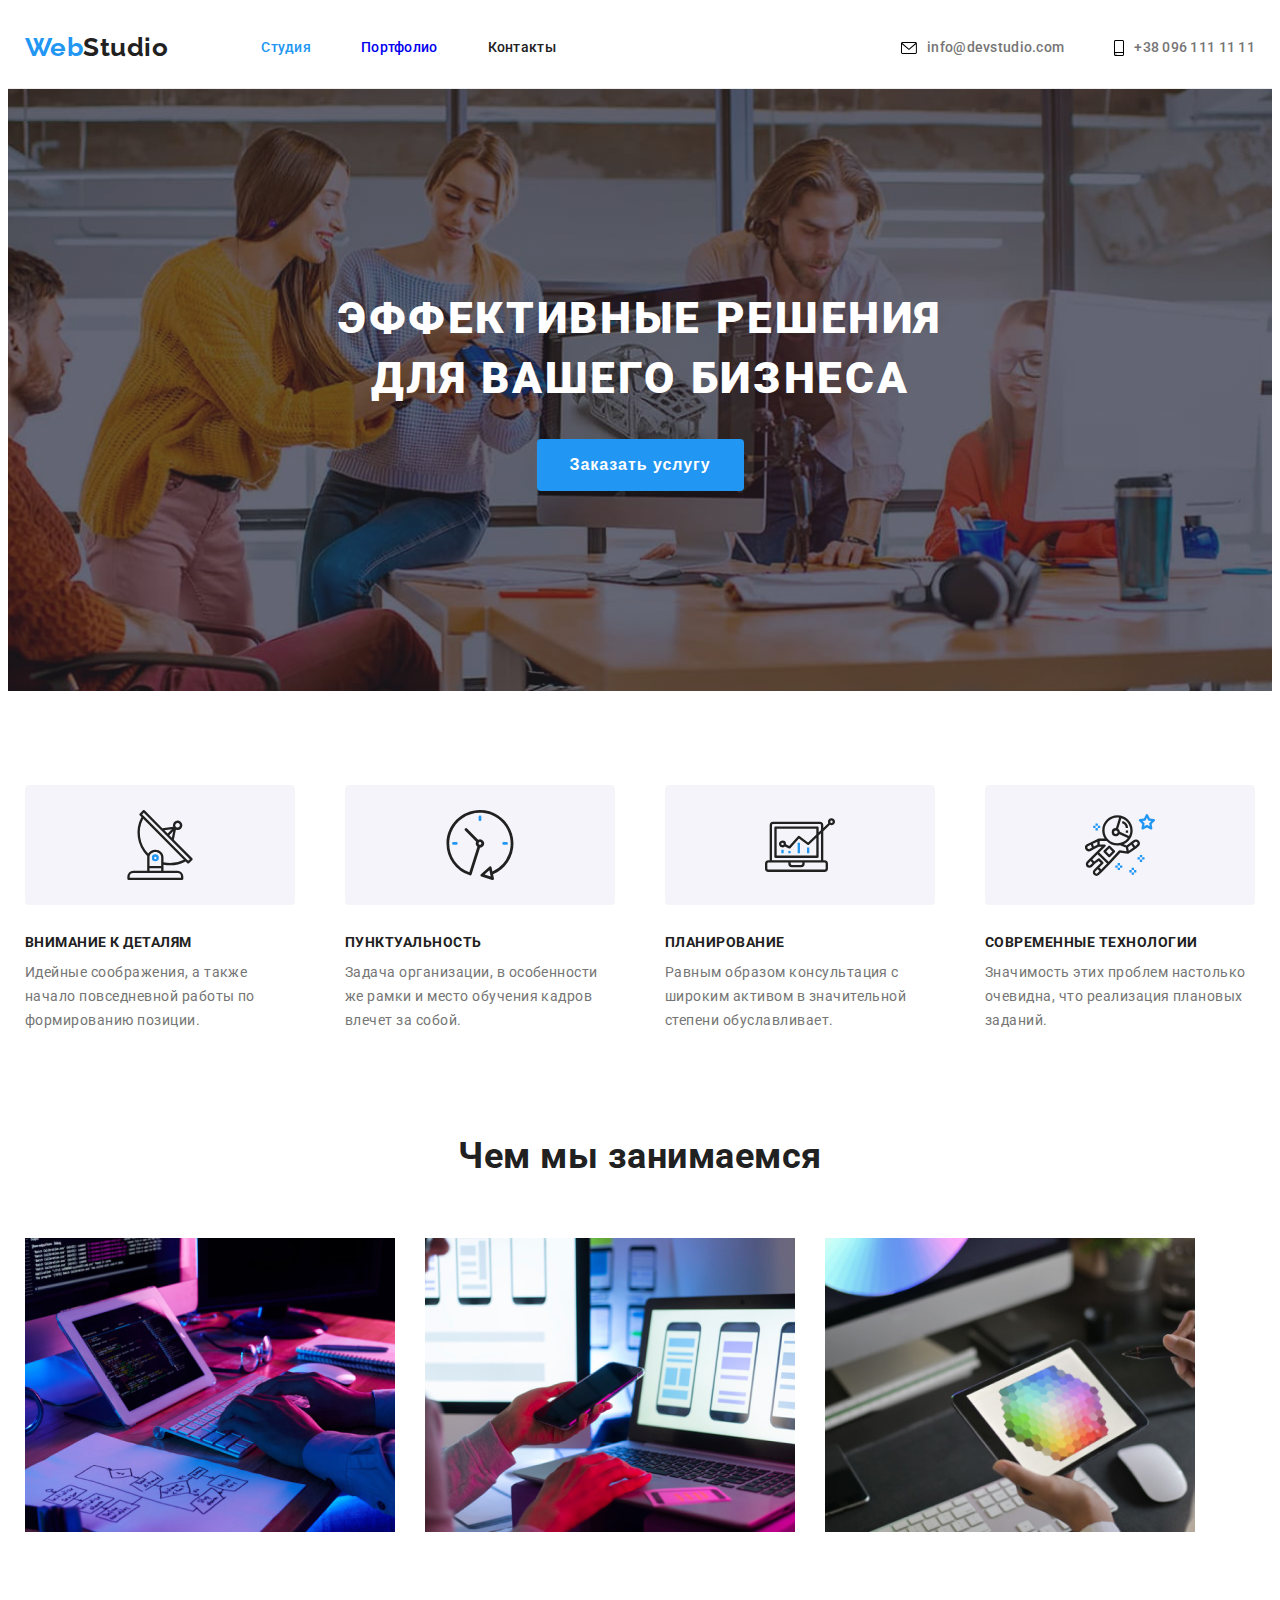
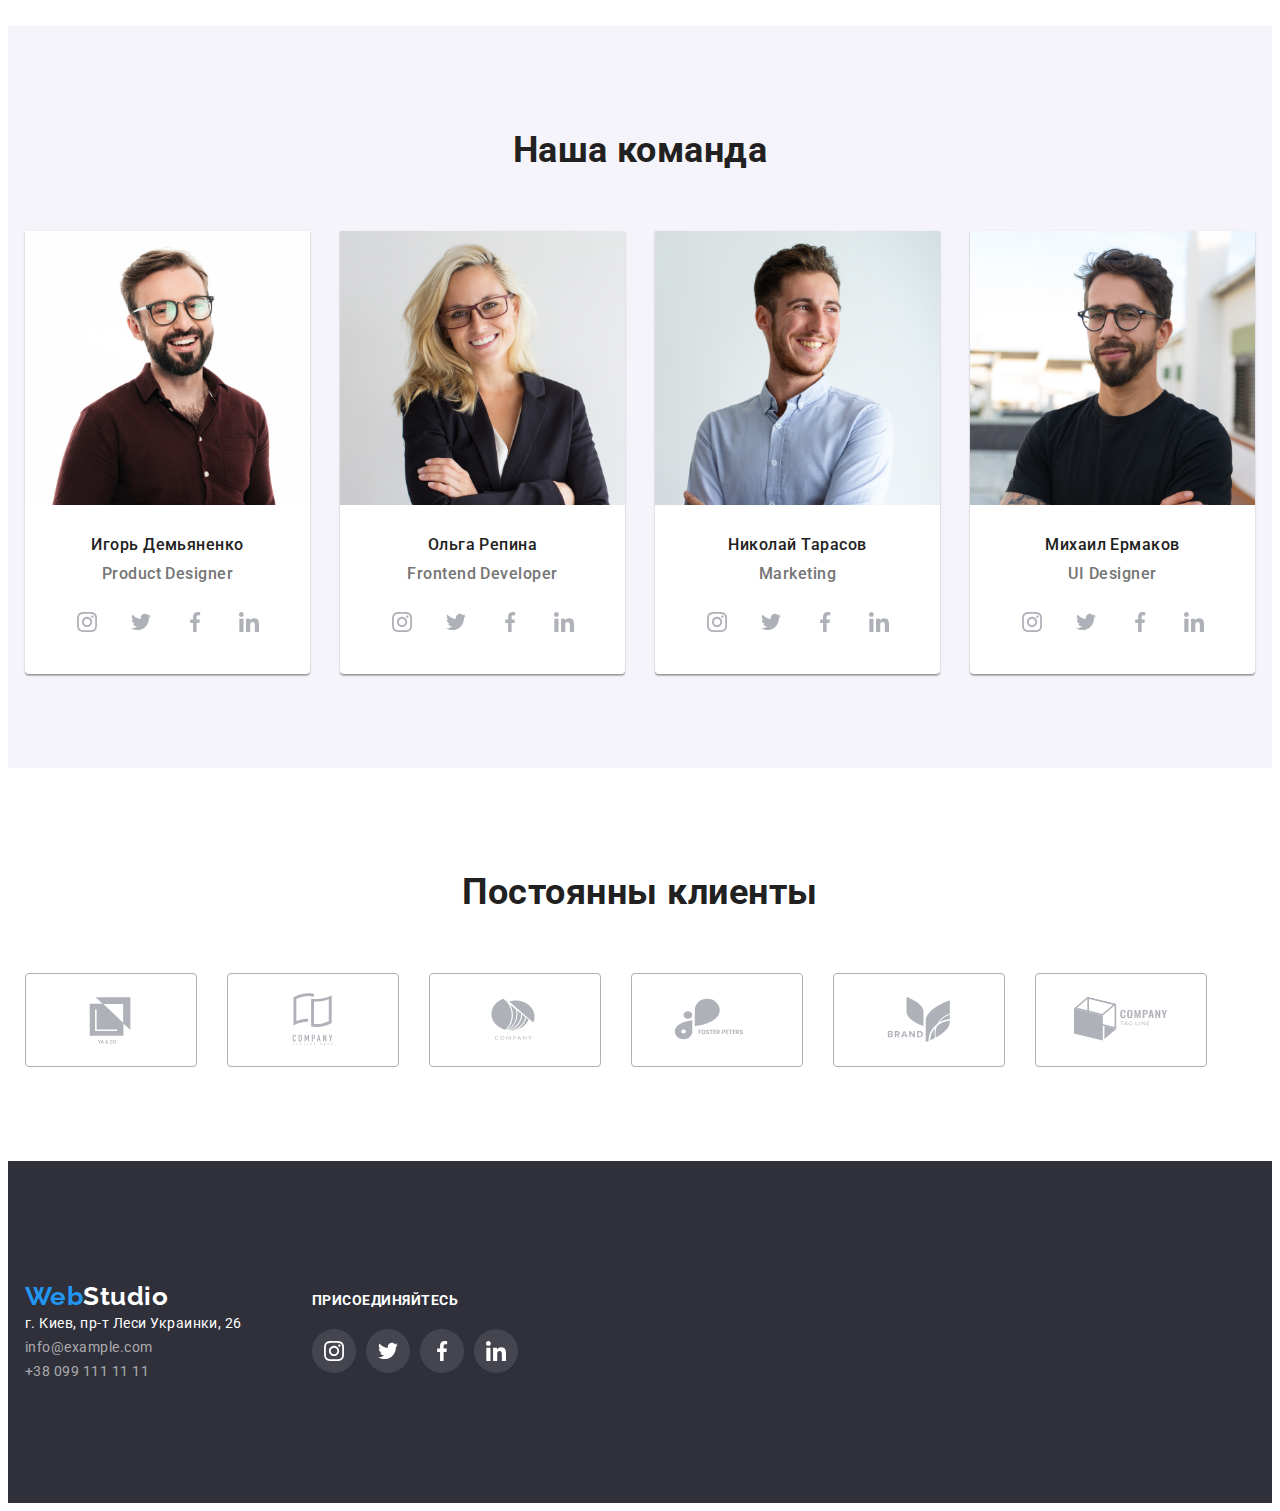
<file: index.html>
<!DOCTYPE html>
<html lang="ru">

<head>
    <meta charset="UTF-8">
    <meta http-equiv="X-UA-Compatible" content="IE=edge">
    <meta name="viewport" content="width=device-width, initial-scale=1.0">
    <title>Web Studio</title>
    <link rel="stylesheet" href="https://cdnjs.cloudflare.com/ajax/libs/modern-normalize/1.1.0/modern-normalize.min.css"
        integrity="sha512-wpPYUAdjBVSE4KJnH1VR1HeZfpl1ub8YT/NKx4PuQ5NmX2tKuGu6U/JRp5y+Y8XG2tV+wKQpNHVUX03MfMFn9Q=="
        crossorigin="anonymous" referrerpolicy="no-referrer" />
    <link
        href="https://fonts.googleapis.com/css2?family=Oleo+Script&family=Raleway:wght@700&family=Roboto:wght@400;500;700;900&display=swap"
        rel="stylesheet">  
    <link rel="stylesheet" href="./css/styles.css">
</head>

<body>
    <!--Шапка--> 
    <header class="header">
            <div class="container main-nav">
                <nav class="site-nav main-nav">
                    <a href='./index.html' lang="en" class="header-logo">Web<span class="studio-header">Studio</span></a>
                    
                    <ul lang="ru" class="header-nav list">
                        <li class="nav-item"><a href='./index.html' class="nav-link current">Студия</a></li>
                        <li class="nav-item"><a href='./portfolio.html' class="nav-link">Портфолио</a></li>
                        <li class="nav-item"><a href='' class="nav-link">Контакты</a></li>
                    </ul>
                </nav>
                
                <ul class="header-contacts list ">
                    <li class="contacts-item">
                        <a href='mailto:info@devstudio.com' class="contacts-link e-mail">
                            <svg class="link-item">
                                <use href="./images/icons/sprite.svg#icon-mail"></use>
                            </svg>
                            info@devstudio.com
                        </a>
                    </li>
                    <li class="contacts-item">
                        <a href='tel:+380961111111' class="contacts-link telephone">
                            <svg class="link-item">
                                <use href="./images/icons/sprite.svg#icon-smartphone"></use>
                            </svg>
                            +38 096 111 11 11
                        </a>
                    </li>
                </ul>
            </div>    
    </header>

    <!--Главный контент-->
    <main>
        <section class="hero">
            <h1 class="hero-title">Эффективные решения<br> для вашего бизнеса</h1>
            <button type="button" class="hero-button">Заказать услугу</button>
        </section>

        <section class="section main-advantages">
            <div class="container">
                <h2 hidden class="section-title">Преимущества организации</h2>
                <ul class="main-advantages list">
                    <li class="main-advantages-item antenna">
                        <h3 class="title">Внимание к деталям</h3>
                        <p class="description">Идейные соображения, а также начало повседневной работы по формированию позиции.</p>
                    </li>
                    <li class="main-advantages-item clock">
                        <h3 class="title">Пунктуальность</h3>
                        <p class="description">Задача организации, в особенности же рамки и место обучения кадров влечет за собой.</p>
                    </li>
                    <li class="main-advantages-item diagram">
                        <h3 class="title">Планирование</h3>
                        <p class="description">Равным образом консультация с широким активом в значительной степени обуславливает.</p>
                    </li>
                    <li class="main-advantages-item astronaut">
                        <h3 class="title">Современные технологии</h3>
                        <p class="description">Значимость этих проблем настолько очевидна, что реализация плановых заданий.</p>
                    </li>
                </ul>
            </div>       
        </section>

        <section class="section working">
            <div class="container">
                <h2 class="section-title">Чем мы занимаемся</h2>
                <ul class="working-list list">
                    <li class="working-list-item">
                        <img src="./images/close-up-image-programer-working-his-desk-office.jpg" alt="programer-working-his-desk"
                            width="370" height="294">
                    </li>
                    <li class="working-list-item">
                        <img src="./images/web-ui-designers-are-developing-application-smartphones-team-creators-is-working-interface-mobile-phones.jpg"
                            alt="designers-are-developing-application-smartphones" width="370" height="294">
                    </li>
                    <li class="working-list-item">
                        <img src="./images/creative-artist-web-design-with-working-colour-selection-graphic-tablet.jpg"
                            alt="colour-selection-graphic-tablet" width="370" height="294">
                    </li>
                </ul>
            </div>         
        </section>

        <section class="section personal">
            <div class="container">
                <h2 class="section-title">Наша команда</h2>
                <ul class="personal-list list">
                    <li class="personal-card">
                        <img src="./images/personal-igor-demyanenko.jpg" alt="personal-igor-demyanenko" width="270" height="260">
                        <h3 class="title">Игорь Демьяненко</h3>
                        <p class="description">Product Designer</p>
                        <ul class="social-links list">
                            <li class="social-links-item">
                                <a class="social-links-link">
                                    <svg class="link-svg">
                                        <use href="./images/icons/sprite.svg#icon-instagram"></use>
                                    </svg>
                                </a>
                            </li>

                            <li class="social-links-item">
                                <a class="social-links-link">
                                    <svg class="link-svg">
                                        <use href="./images/icons/sprite.svg#icon-twitter"></use>
                                    </svg>
                                </a>
                            </li>

                            <li class="social-links-item">
                                <a class="social-links-link">
                                    <svg class="link-svg">
                                        <use href="./images/icons/sprite.svg#icon-facebook"></use>
                                    </svg>
                                </a>
                            </li>

                            <li class="social-links-item">
                                <a class="social-links-link">
                                    <svg class="link-svg">
                                        <use href="./images/icons/sprite.svg#icon-linkedin"></use>
                                    </svg>
                                </a>
                            </li>
                        </ul>
                    </li>
                    <li class="personal-card">
                        <img src="./images/personal-olga-repina.jpg" alt="personal-olga-repina" width="270" height="260">
                        <h3 class="title">Ольга Репина</h3>
                        <p class="description">Frontend Developer</p>
                        <ul class="social-links list">
                            <li class="social-links-item">
                                <a class="social-links-link">
                                    <svg class="link-svg">
                                        <use href="./images/icons/sprite.svg#icon-instagram"></use>
                                    </svg>
                                </a>
                            </li>
                        
                            <li class="social-links-item">
                                <a class="social-links-link">
                                    <svg class="link-svg">
                                        <use href="./images/icons/sprite.svg#icon-twitter"></use>
                                    </svg>
                                </a>
                            </li>
                        
                            <li class="social-links-item">
                                <a class="social-links-link">
                                    <svg class="link-svg">
                                        <use href="./images/icons/sprite.svg#icon-facebook"></use>
                                    </svg>
                                </a>
                            </li>
                        
                            <li class="social-links-item">
                                <a class="social-links-link">
                                    <svg class="link-svg">
                                        <use href="./images/icons/sprite.svg#icon-linkedin"></use>
                                    </svg>
                                </a>
                            </li>
                        </ul>
                    </li>
                    <li class="personal-card">
                        <img src="./images/personal-nikolaj-tarasov.jpg" alt="personal-nikolaj-tarasov" width="270" height="260">
                        <h3 class="title">Николай Тарасов</h3>
                        <p class="description">Marketing</p>
                        <ul class="social-links list">
                            <li class="social-links-item">
                                <a class="social-links-link">
                                    <svg class="link-svg">
                                        <use href="./images/icons/sprite.svg#icon-instagram"></use>
                                    </svg>
                                </a>
                            </li>
                        
                            <li class="social-links-item">
                                <a class="social-links-link">
                                    <svg class="link-svg">
                                        <use href="./images/icons/sprite.svg#icon-twitter"></use>
                                    </svg>
                                </a>
                            </li>
                        
                            <li class="social-links-item">
                                <a class="social-links-link">
                                    <svg class="link-svg">
                                        <use href="./images/icons/sprite.svg#icon-facebook"></use>
                                    </svg>
                                </a>
                            </li>
                        
                            <li class="social-links-item">
                                <a class="social-links-link">
                                    <svg class="link-svg">
                                        <use href="./images/icons/sprite.svg#icon-linkedin"></use>
                                    </svg>
                                </a>
                            </li>
                        </ul>
                    </li>
                    <li class="personal-card">
                        <img src="./images/personal-mihail-ermakov.jpg" alt="personal-mihail-ermakov" width="270" height="260">
                        <h3 class="title">Михаил Ермаков</h3>
                        <p class="description">UI Designer</p>
                        <ul class="social-links list">
                            <li class="social-links-item">
                                <a class="social-links-link">
                                    <svg class="link-svg">
                                        <use href="./images/icons/sprite.svg#icon-instagram"></use>
                                    </svg>
                                </a>
                            </li>
                        
                            <li class="social-links-item">
                                <a class="social-links-link">
                                    <svg class="link-svg">
                                        <use href="./images/icons/sprite.svg#icon-twitter"></use>
                                    </svg>
                                </a>
                            </li>
                        
                            <li class="social-links-item">
                                <a class="social-links-link">
                                    <svg class="link-svg">
                                        <use href="./images/icons/sprite.svg#icon-facebook"></use>
                                    </svg>
                                </a>
                            </li>
                        
                            <li class="social-links-item">
                                <a class="social-links-link">
                                    <svg class="link-svg">
                                        <use href="./images/icons/sprite.svg#icon-linkedin"></use>
                                    </svg>
                                </a>
                            </li>
                        </ul>
                    </li>    
                </ul>
            </div>           
        </section>
        <section class="section clients">
            <div class="container">
                <h2 class="section-title">Постоянны клиенты</h2>
                <ul class="clients-list list">
                    <li class="clients-list-item">
                        <a class="clients-links-link">
                            <svg class="link-svg">
                                <use href="./images/icons/sprite.svg#icon-logo_yaco"></use>
                            </svg>
                        </a> 
                    </li>
                      
                    <li class="clients-list-item">
                        <a class="clients-links-link">
                            <svg class="link-svg">
                                <use href="./images/icons/sprite.svg#icon-logo_com_tagline_here"></use>
                            </svg>
                        </a>
                    </li>

                    <li class="clients-list-item">
                        <a class="clients-links-link">
                            <svg class="link-svg">
                                <use href="./images/icons/sprite.svg#icon-logo_company"></use>
                            </svg>
                        </a>
                    </li>

                    <li class="clients-list-item">
                        <a class="clients-links-link">
                            <svg class="link-svg">
                                <use href="./images/icons/sprite.svg#icon-logo_foster_peters"></use>
                            </svg>
                        </a>
                    </li>

                    <li class="clients-list-item">
                        <a class="clients-links-link">
                            <svg class="link-svg">
                                <use href="./images/icons/sprite.svg#icon-logo_brand"></use>
                            </svg>
                        </a>
                    </li>

                    <li class="clients-list-item">
                        <a class="clients-links-link">
                            <svg class="link-svg">
                                <use href="./images/icons/sprite.svg#icon-logo_com_tag_line"></use>
                            </svg>
                        </a>
                    </li>
                </ul>
            </div>
        </section>
    </main>

    <!--Футер-->
    <footer class="footer">
        <div class="container footer">
            <div class="adress">
                <a href='./index.html' lang="en" class="footer-logo">Web<span class="studio-footer">Studio</span></a>
                <address class="footer-adreess">
                    г. Киев, пр-т Леси Украинки, 26 <br>
                    <a href='mailto:info@example.com' class='footer-link'>info@example.com</a> <br>
                    <a href='tel:+380991111111' class='footer-link'>+38 099 111 11 11</a> <br>
                </address>
            </div>

            <div class="footer-social-links">
                <h3 class="footer-social-links-title">Присоединяйтесь</h3>
                <ul class="social-links list">
                    <li class="social-links-item">
                        <a class="social-links-link">
                            <svg class="link-svg">
                                <use href="./images/icons/sprite.svg#icon-instagram"></use>
                            </svg>
                        </a>
                    </li>
                
                    <li class="social-links-item">
                        <a class="social-links-link">
                            <svg class="link-svg">
                                <use href="./images/icons/sprite.svg#icon-twitter"></use>
                            </svg>
                        </a>
                    </li>
                
                    <li class="social-links-item">
                        <a class="social-links-link">
                            <svg class="link-svg">
                                <use href="./images/icons/sprite.svg#icon-facebook"></use>
                            </svg>
                        </a>
                    </li>
                
                    <li class="social-links-item">
                        <a class="social-links-link">
                            <svg class="link-svg">
                                <use href="./images/icons/sprite.svg#icon-linkedin"></use>
                            </svg>
                        </a>
                    </li>
                </ul>
            </div>
        </div>          
    </footer>
</body>

</html>
</file>
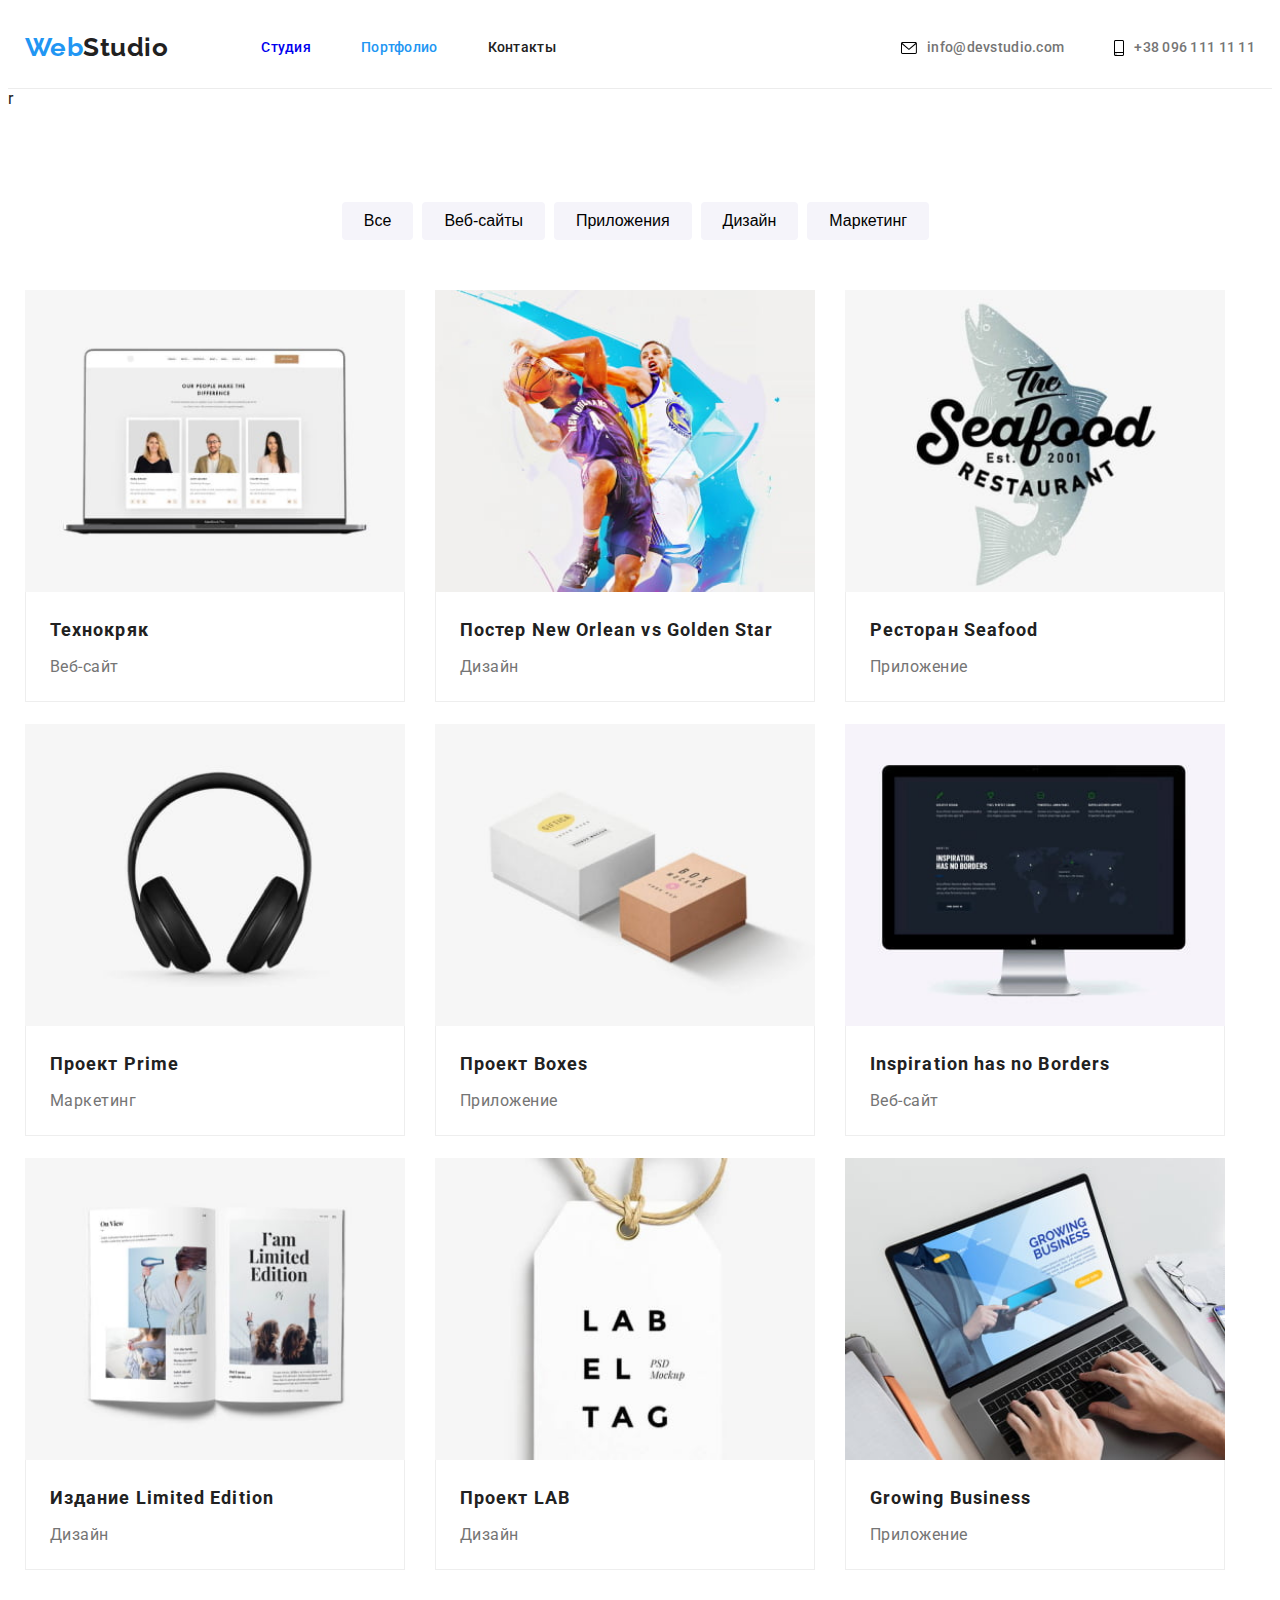
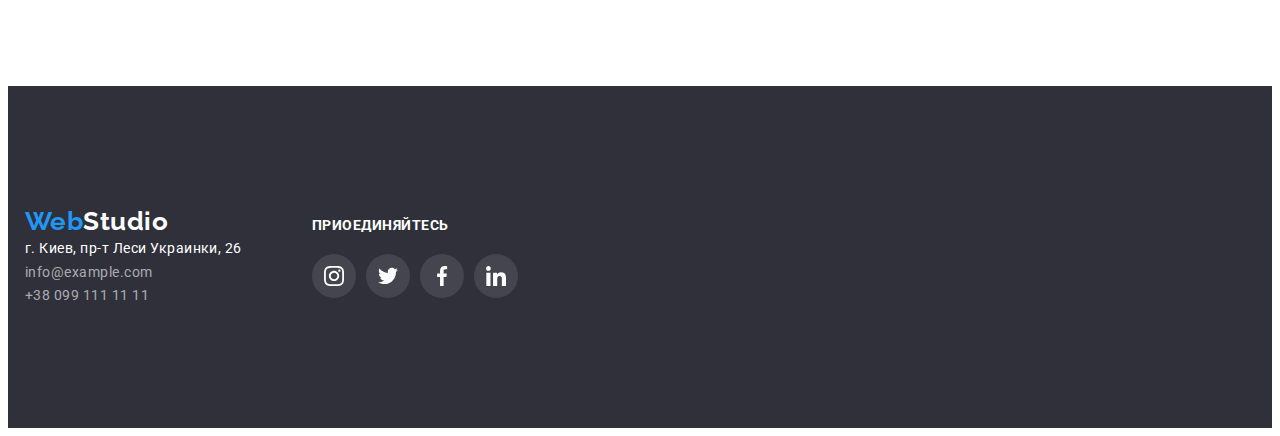
<file: portfolio.html>
<!DOCTYPE html>
<html lang="en">

<head>
    <meta charset="UTF-8">
    <meta http-equiv="X-UA-Compatible" content="IE=edge">
    <meta name="viewport" content="width=device-width, initial-scale=1.0">
    <title>Web Studio</title>
    <link rel="stylesheet" href="https://cdnjs.cloudflare.com/ajax/libs/modern-normalize/1.1.0/modern-normalize.min.css"
        integrity="sha512-wpPYUAdjBVSE4KJnH1VR1HeZfpl1ub8YT/NKx4PuQ5NmX2tKuGu6U/JRp5y+Y8XG2tV+wKQpNHVUX03MfMFn9Q=="
        crossorigin="anonymous" referrerpolicy="no-referrer" />
    <link
        href="https://fonts.googleapis.com/css2?family=Oleo+Script&family=Raleway:wght@700&family=Roboto:wght@400;500;700;900&display=swap"
        rel="stylesheet">
    <link rel="stylesheet" href="./css/styles.css">
</head>

<body>

    <!--Шапка-->
    <header class="header">
        <div class="container main-nav">
            <nav class="site-nav main-nav">
                <a href='./index.html' lang="en" class="header-logo">Web<span class="studio-header">Studio</span></a>
    
                <ul lang="ru" class="header-nav list">
                    <li class="nav-item"><a href='./index.html' class="nav-link">Студия</a></li>
                    <li class="nav-item"><a href='./portfolio.html' class="nav-link current">Портфолио</a></li>
                    <li class="nav-item"><a href='' class="nav-link">Контакты</a></li>
                </ul>
            </nav>
    
            <ul class="header-contacts list ">
                <li class="contacts-item">
                    <a href='mailto:info@devstudio.com' class="contacts-link e-mail">
                        <svg class="link-item">
                            <use href="./images/icons/sprite.svg#icon-mail"></use>
                        </svg>
                        info@devstudio.com
                    </a>
                </li>
                <li class="contacts-item">
                    <a href='tel:+380961111111' class="contacts-link telephone">
                        <svg class="link-item">
                            <use href="./images/icons/sprite.svg#icon-smartphone"></use>
                        </svg>
                        +38 096 111 11 11
                    </a>
                </li>
            </ul>
        </div>
    </header>r

    <!--Главный контент-->
    <main>
        <div class="container">
            <h1 hidden>Проэкты с фильтром</h1>
            <ul class="filter-list list">
                <li class="filter-list-item"> <button type="button" class="button all">         Все         </button></li>
                <li class="filter-list-item"> <button type="button" class="button web-sites">   Веб-сайты   </button></li>
                <li class="filter-list-item"> <button type="button" class="button apps">        Приложения  </button></li>
                <li class="filter-list-item"> <button type="button" class="button design">      Дизайн      </button></li>
                <li class="filter-list-item"> <button type="button" class="button marketing">   Маркетинг   </button></li>
            </ul>
            
            <ul class="projects-list list">
                <li class="projects-card">
                    <img src="./images/portfolio-technokryak-min.jpg" alt="notebook-with-three-personals" width="370" height="294">
                    <div class="card-content">
                        <h2 class="title"> Технокряк</h2>
                        <p class="description">Веб-сайт</p>
                    </div>       
                </li>
                <li class="projects-card">
                    <img src="./images/portfolio-poster-new-orlean-vs-golden-star-min.jpg" alt="two-basketballers" width="370" height="294">
                    <div class="card-content">
                            <h2 class="title"> Постер New Orlean vs Golden Star</h2>
                            <p class="description"> Дизайн</p>  
                        </div>
                    </li>
                    <li class="projects-card">
                        <img src="./images/portfolio-restaurant-seafood-min.jpg" alt="logo-with-fish" width="370" height="294">
                        <div class="card-content">
                            <h2 class="title"> Ресторан Seafood</h2>
                            <p class="description"> Приложение</p>
                        </div>
                    </li>
                    <li class="projects-card">
                        <img src="./images/portfolio-project-prime-min.jpg" alt="black-headphones" width="370" height="294">
                        <div class="card-content">
                            <h2 class="title"> Проект Prime</h2>
                            <p class="description"> Маркетинг</p> 
                        </div>
                    </li>
                    <li class="projects-card">
                        <img src="./images/portfolio-project-boxes-min.jpg" alt="two-boxes" width="370" height="294">
                        <div class="card-content">
                            <h2 class="title"> Проект Boxes</h2>
                            <p class="description"> Приложение</p>   
                        </div>
                    </li>
                    <li class="projects-card">
                        <img src="./images/portfolio-inspiration-has-no-borders-min.jpg" alt="monitor-with-world-map" width="370" height="294">
                        <div class="card-content">
                            <h2 class="title"> Inspiration has no Borders</h2>
                            <p class="description"> Веб-сайт</p>                           
                        </div>
                    </li>
                    <li class="projects-card">
                    <img src="./images/portfolio-magazine-limited-edition-min.jpg" alt="unfolded-magazine" width="370" height="294">
                        <div class="card-content">
                            <h2 class="title"> Издание Limited Edition</h2>
                            <p class="description"> Дизайн</p>   
                        </div>
                    </li>
                    <li class="projects-card">
                        <img src="./images/portfolio-project-lab-min.jpg" alt="sticker-label-tag" width="370" height="294">
                        <div class="card-content">
                            <h2 class="title"> Проект LAB</h2>
                            <p class="description"> Дизайн</p> 
                        </div>
                    </li>
                    <li class="projects-card">
                        <img src="./images/portfolio-growing-business-min.jpg" alt="two-hands-and-notebook" width="370" height="294">
                        <div class="card-content">
                            <h2 class="title"> Growing Business</h2>
                            <p class="description"> Приложение</p>                       
                        </div>
                    </li>          
            </ul>
        </div>
    </main>
    
    <!--Футер-->
    <footer class="footer">
        <div class="container footer">
            <div class="adress">
                <a href='./index.html' lang="en" class="footer-logo">Web<span class="studio-footer">Studio</span></a>
                <address class="footer-adreess">
                    г. Киев, пр-т Леси Украинки, 26 <br>
                    <a href='mailto:info@example.com' class='footer-link'>info@example.com</a> <br>
                    <a href='tel:+380991111111' class='footer-link'>+38 099 111 11 11</a> <br>
                </address>
            </div>
    
            <div class="footer-social-links">
                <h3 class="footer-social-links-title">Приоединяйтесь</h3>
                <ul class="social-links list">
                    <li class="social-links-item">
                        <a class="social-links-link">
                            <svg class="link-svg">
                                <use href="./images/icons/sprite.svg#icon-instagram"></use>
                            </svg>
                        </a>
                    </li>
    
                    <li class="social-links-item">
                        <a class="social-links-link">
                            <svg class="link-svg">
                                <use href="./images/icons/sprite.svg#icon-twitter"></use>
                            </svg>
                        </a>
                    </li>
    
                    <li class="social-links-item">
                        <a class="social-links-link">
                            <svg class="link-svg">
                                <use href="./images/icons/sprite.svg#icon-facebook"></use>
                            </svg>
                        </a>
                    </li>
    
                    <li class="social-links-item">
                        <a class="social-links-link">
                            <svg class="link-svg">
                                <use href="./images/icons/sprite.svg#icon-linkedin"></use>
                            </svg>
                        </a>
                    </li>
                </ul>
            </div>
        </div>
    </footer>
</body>
</html>
</file>
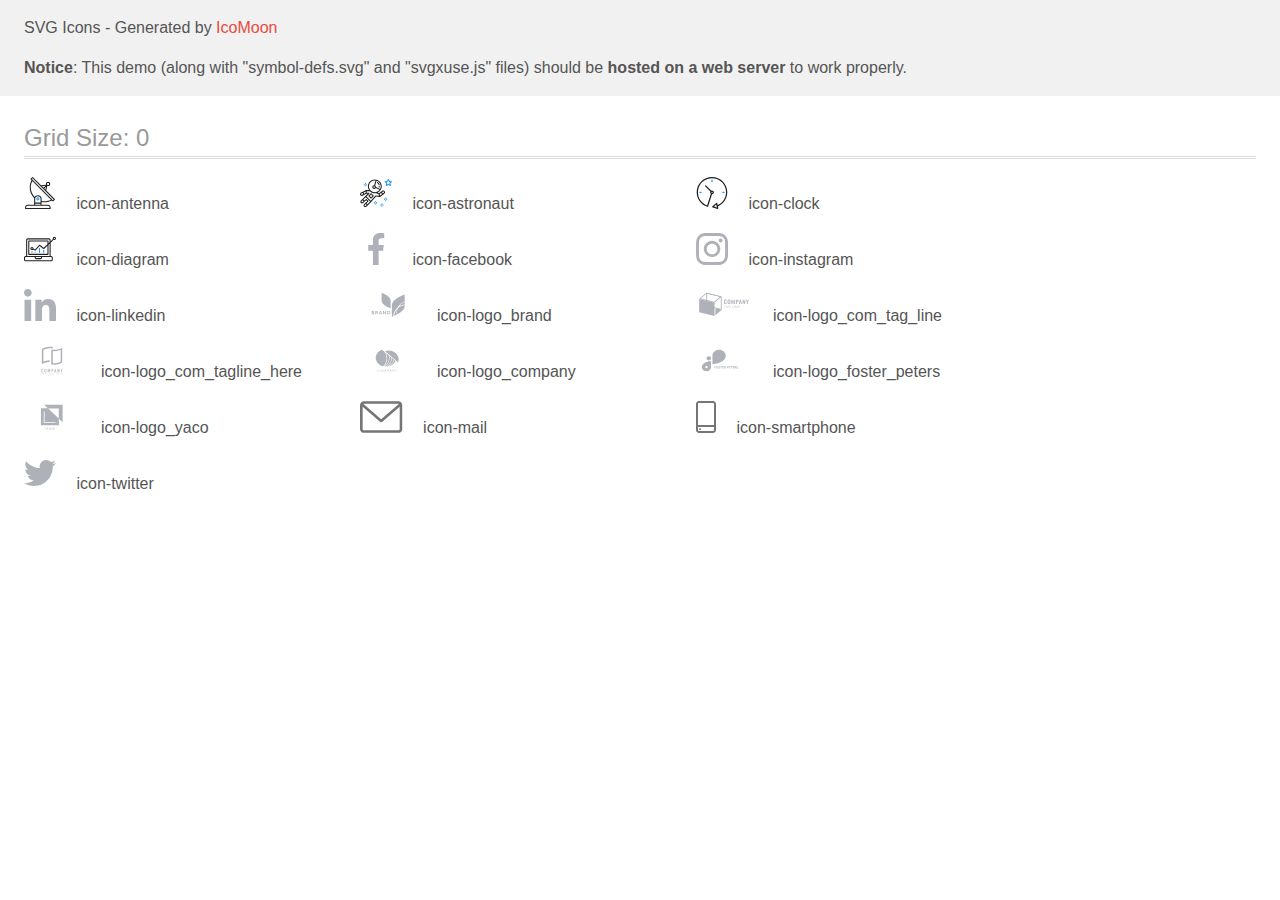
<file: images/icons/icomoon/demo-external-svg.html>
<!doctype html>
<html>
<head>
    <title>IcoMoon - SVG Icons</title>
    <meta charset="utf-8">
    <meta name="viewport" content="width=device-width, initial-scale=1">
    <link rel="stylesheet" href="demo-files/demo.css">
    <link rel="stylesheet" href="style.css">
</head>
<body>
<header class="bgc1 clearfix">
<div class="mhl">
    <p>SVG Icons - Generated by <a href="https://icomoon.io/app">IcoMoon</a></p><p><strong>Notice</strong>: This demo (along with "symbol-defs.svg" and "svgxuse.js" files) should be <b>hosted on a web server</b> to work properly.</p>
</div>
</header>
    <div class="clearfix mhl ptl">
        <h1 class="mvm mtn fgc1">Grid Size: 0</h1>
        <div class="glyph fs1">
            <div class="clearfix pbs">
                <svg class="icon icon-antenna"><use xlink:href="symbol-defs.svg#icon-antenna"></use></svg><span class="name"> icon-antenna</span>
            </div>
        </div>
        <div class="glyph fs1">
            <div class="clearfix pbs">
                <svg class="icon icon-astronaut"><use xlink:href="symbol-defs.svg#icon-astronaut"></use></svg><span class="name"> icon-astronaut</span>
            </div>
        </div>
        <div class="glyph fs1">
            <div class="clearfix pbs">
                <svg class="icon icon-clock"><use xlink:href="symbol-defs.svg#icon-clock"></use></svg><span class="name"> icon-clock</span>
            </div>
        </div>
        <div class="glyph fs1">
            <div class="clearfix pbs">
                <svg class="icon icon-diagram"><use xlink:href="symbol-defs.svg#icon-diagram"></use></svg><span class="name"> icon-diagram</span>
            </div>
        </div>
        <div class="glyph fs1">
            <div class="clearfix pbs">
                <svg class="icon icon-facebook"><use xlink:href="symbol-defs.svg#icon-facebook"></use></svg><span class="name"> icon-facebook</span>
            </div>
        </div>
        <div class="glyph fs1">
            <div class="clearfix pbs">
                <svg class="icon icon-instagram"><use xlink:href="symbol-defs.svg#icon-instagram"></use></svg><span class="name"> icon-instagram</span>
            </div>
        </div>
        <div class="glyph fs1">
            <div class="clearfix pbs">
                <svg class="icon icon-linkedin"><use xlink:href="symbol-defs.svg#icon-linkedin"></use></svg><span class="name"> icon-linkedin</span>
            </div>
        </div>
        <div class="glyph fs1">
            <div class="clearfix pbs">
                <svg class="icon icon-logo_brand"><use xlink:href="symbol-defs.svg#icon-logo_brand"></use></svg><span class="name"> icon-logo_brand</span>
            </div>
        </div>
        <div class="glyph fs1">
            <div class="clearfix pbs">
                <svg class="icon icon-logo_com_tag_line"><use xlink:href="symbol-defs.svg#icon-logo_com_tag_line"></use></svg><span class="name"> icon-logo_com_tag_line</span>
            </div>
        </div>
        <div class="glyph fs1">
            <div class="clearfix pbs">
                <svg class="icon icon-logo_com_tagline_here"><use xlink:href="symbol-defs.svg#icon-logo_com_tagline_here"></use></svg><span class="name"> icon-logo_com_tagline_here</span>
            </div>
        </div>
        <div class="glyph fs1">
            <div class="clearfix pbs">
                <svg class="icon icon-logo_company"><use xlink:href="symbol-defs.svg#icon-logo_company"></use></svg><span class="name"> icon-logo_company</span>
            </div>
        </div>
        <div class="glyph fs1">
            <div class="clearfix pbs">
                <svg class="icon icon-logo_foster_peters"><use xlink:href="symbol-defs.svg#icon-logo_foster_peters"></use></svg><span class="name"> icon-logo_foster_peters</span>
            </div>
        </div>
        <div class="glyph fs1">
            <div class="clearfix pbs">
                <svg class="icon icon-logo_yaco"><use xlink:href="symbol-defs.svg#icon-logo_yaco"></use></svg><span class="name"> icon-logo_yaco</span>
            </div>
        </div>
        <div class="glyph fs1">
            <div class="clearfix pbs">
                <svg class="icon icon-mail"><use xlink:href="symbol-defs.svg#icon-mail"></use></svg><span class="name"> icon-mail</span>
            </div>
        </div>
        <div class="glyph fs1">
            <div class="clearfix pbs">
                <svg class="icon icon-smartphone"><use xlink:href="symbol-defs.svg#icon-smartphone"></use></svg><span class="name"> icon-smartphone</span>
            </div>
        </div>
        <div class="glyph fs1">
            <div class="clearfix pbs">
                <svg class="icon icon-twitter"><use xlink:href="symbol-defs.svg#icon-twitter"></use></svg><span class="name"> icon-twitter</span>
            </div>
        </div>
  </div>
<script defer src="svgxuse.js"></script>
</body>
</html>
</file>
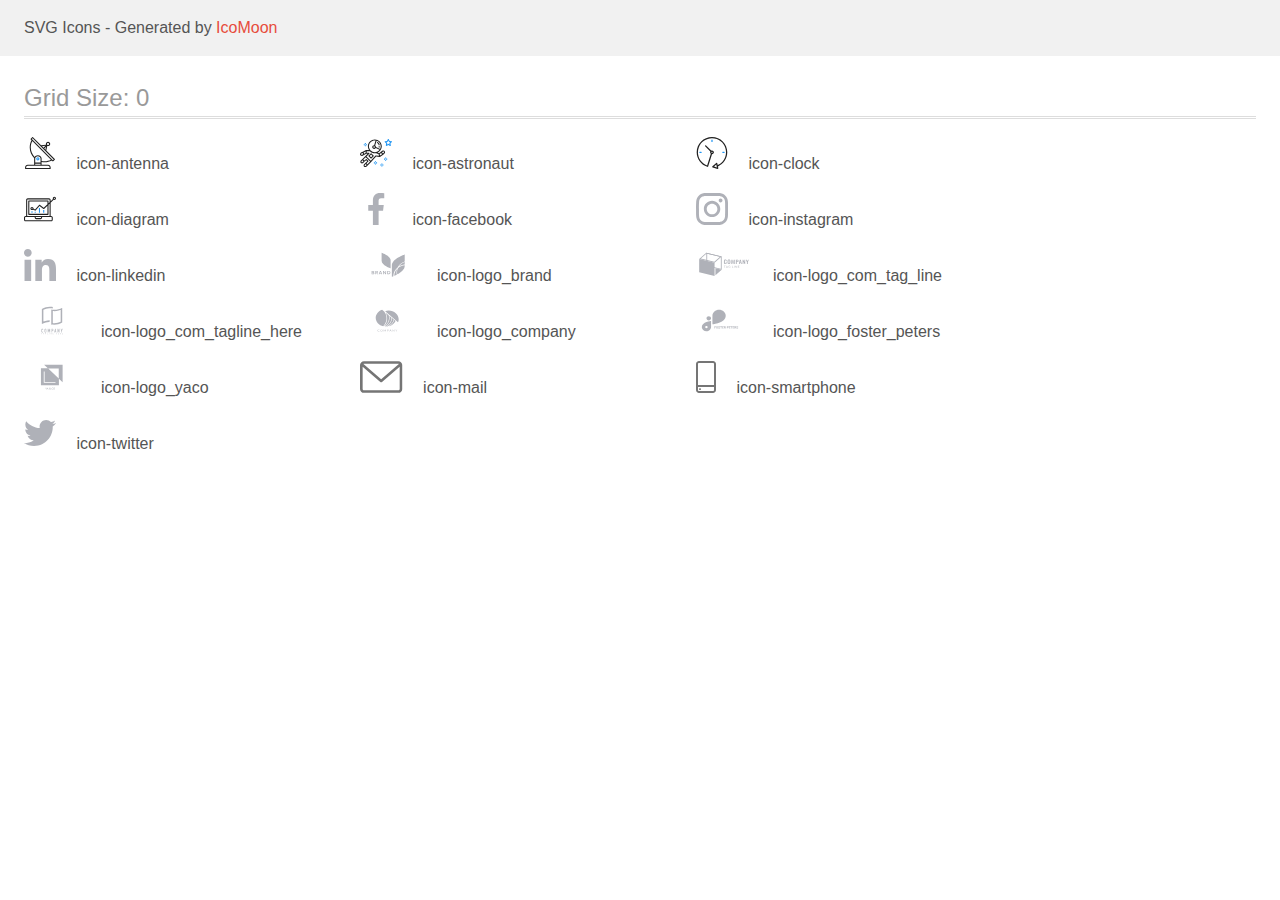
<file: images/icons/icomoon/demo.html>
<!doctype html>
<html>
<head>
    <title>IcoMoon - SVG Icons</title>
    <meta charset="utf-8">
    <meta name="viewport" content="width=device-width, initial-scale=1">
    <link rel="stylesheet" href="demo-files/demo.css">
    <link rel="stylesheet" href="style.css">
</head>
<body>
<svg aria-hidden="true" style="position: absolute; width: 0; height: 0; overflow: hidden;" version="1.1" xmlns="http://www.w3.org/2000/svg" xmlns:xlink="http://www.w3.org/1999/xlink">
<defs>
<symbol id="icon-antenna" viewBox="0 0 32 32">
<path fill="#212121" style="fill: var(--color1, #212121)" d="M30.773 22.098l-8.443-8.505 0.937-4.616c0.225 0.090 0.485 0.144 0.758 0.146h0.007c0.008 0 0.017 0 0.026 0 1.192 0 2.159-0.967 2.159-2.159s-0.967-2.159-2.159-2.159c-1.192 0-2.159 0.967-2.159 2.159 0 0.259 0.046 0.508 0.13 0.739l-0.005-0.015-4.96 0.606-8.091-8.133c-0.096-0.098-0.229-0.159-0.376-0.16h-0c-0.14 0.001-0.274 0.057-0.373 0.155l-1.512 1.504c-0.096 0.097-0.156 0.23-0.156 0.377s0.060 0.281 0.156 0.377v0l0.814 0.825c-1.143 2.062-1.816 4.522-1.816 7.139 0 4.106 1.656 7.824 4.336 10.525l-0.001-0.001c0.043 0.041 0.092 0.074 0.146 0.097-0.032 0.164-0.051 0.353-0.052 0.546v6.188h-6.4c-1.472 0.001-2.666 1.194-2.667 2.666v1.067c0 0.295 0.239 0.534 0.534 0.534h24.534c0.294 0 0.533-0.239 0.533-0.534v-1.067c-0.002-1.472-1.195-2.665-2.666-2.666h-6.4v-2.742c1.003 0.21 2.024 0.317 3.049 0.32 2.58-0.003 5.005-0.663 7.117-1.822l-0.077 0.039 0.818 0.823c0.099 0.101 0.235 0.159 0.376 0.16 0.14-0.001 0.274-0.057 0.373-0.155l1.512-1.504c0.096-0.097 0.156-0.23 0.156-0.377s-0.060-0.281-0.156-0.377v0zM23.28 6.233c0.193-0.192 0.459-0.31 0.752-0.31 0.589 0 1.067 0.478 1.067 1.066s-0.477 1.066-1.067 1.066c-0 0-0 0-0 0h-0.004c-0.587-0.003-1.061-0.479-1.061-1.066 0-0.295 0.12-0.563 0.314-0.756l0-0h-0.002zM22.024 9.737l-0.598 2.946-1.175-1.183 1.774-1.763zM21.419 8.835l-1.92 1.909-1.486-1.493 3.406-0.416zM24.004 28.8c0.884 0 1.6 0.716 1.6 1.6v0 0.534h-23.466v-0.534c0-0.884 0.716-1.6 1.6-1.6v0h20.267zM16.538 26.666v1.067h-5.334v-1.067h5.334zM11.204 25.6v-4.053c0-1.294 1.196-2.346 2.667-2.346s2.667 1.053 2.667 2.346v4.053h-5.334zM17.604 23.904v-2.357c0-1.882-1.675-3.413-3.733-3.413-0.017-0-0.038-0-0.058-0-1.353 0-2.54 0.707-3.213 1.771l-0.009 0.016c-2.36-2.482-3.812-5.846-3.812-9.55 0-2.314 0.567-4.496 1.569-6.414l-0.036 0.077 18.602 18.709c-1.823 0.947-3.979 1.502-6.266 1.502-1.079 0-2.128-0.124-3.136-0.357l0.093 0.018zM28.893 23.22l-21.057-21.181 0.754-0.752 7.935 7.98c0.004 0 0.006 0.007 0.010 0.010l13.114 13.191-0.757 0.752z"></path>
<path fill="#2196f3" style="fill: var(--color2, #2196f3)" d="M13.876 20.267h-0.005c-0.001 0-0.002 0-0.002 0-0.884 0-1.6 0.716-1.6 1.6s0.715 1.599 1.597 1.6h0.005c0.001 0 0.001 0 0.002 0 0.884 0 1.6-0.716 1.6-1.6s-0.715-1.599-1.598-1.6h-0zM14.249 22.245c-0.096 0.096-0.229 0.155-0.376 0.155-0.295 0-0.534-0.239-0.534-0.534s0.238-0.533 0.532-0.533h0c0.293 0.001 0.531 0.239 0.531 0.533 0 0.148-0.060 0.282-0.157 0.378l-0 0h0.005z"></path>
</symbol>
<symbol id="icon-astronaut" viewBox="0 0 32 32">
<path fill="#2196f3" style="fill: var(--color2, #2196f3)" d="M31.974 4.524c-0.064-0.191-0.227-0.332-0.427-0.362l-0.003-0-1.911-0.278-0.855-1.731c-0.179-0.365-0.777-0.365-0.956 0l-0.855 1.731-1.911 0.278c-0.26 0.039-0.457 0.26-0.457 0.528 0 0.15 0.062 0.285 0.161 0.382l1.383 1.348-0.326 1.903c-0.034 0.2 0.048 0.402 0.212 0.522 0.166 0.12 0.383 0.135 0.562 0.040l1.709-0.899 1.709 0.899c0.072 0.038 0.157 0.061 0.247 0.061 0.295 0 0.534-0.239 0.534-0.534 0-0.031-0.003-0.062-0.008-0.092l0 0.003-0.326-1.903 1.383-1.348c0.099-0.097 0.161-0.233 0.161-0.382 0-0.059-0.009-0.115-0.027-0.168l0.001 0.004zM29.511 5.851c-0.126 0.122-0.183 0.299-0.153 0.472l0.191 1.114-1-0.526c-0.072-0.039-0.158-0.062-0.249-0.062s-0.177 0.023-0.252 0.063l0.003-0.001-1 0.526 0.191-1.114c0.005-0.027 0.008-0.059 0.008-0.091 0-0.149-0.061-0.285-0.16-0.381l-0-0-0.811-0.79 1.119-0.162c0.174-0.025 0.324-0.134 0.402-0.292l0.5-1.013 0.5 1.013c0.078 0.158 0.228 0.267 0.402 0.292l1.119 0.162-0.809 0.79zM26.134 20.522h-1.067v1.067h1.067v-1.067zM26.134 22.656h-1.067v1.066h1.067v-1.066zM27.2 21.589h-1.067v1.067h1.067v-1.067zM25.067 21.589h-1.067v1.067h1.067v-1.067zM22.4 26.389h-1.067v1.067h1.067v-1.067zM22.4 28.523h-1.067v1.067h1.067v-1.067zM23.467 27.456h-1.067v1.067h1.067v-1.067zM21.334 27.456h-1.067v1.067h1.067v-1.067zM16 24.256h-1.066v1.067h1.066v-1.067zM16 26.389h-1.066v1.067h1.066v-1.067zM17.067 25.322h-1.067v1.067h1.067v-1.067zM14.934 25.322h-1.067v1.067h1.067v-1.067zM5.867 6.122h-1.066v1.066h1.066v-1.066zM5.867 8.256h-1.066v1.066h1.066v-1.066zM6.933 7.189h-1.067v1.067h1.066v-1.067zM4.8 7.189h-1.067v1.067h1.067v-1.067z"></path>
<path fill="#212121" style="fill: var(--color1, #212121)" d="M24.715 14.16c-0.28-0.376-0.698-0.636-1.179-0.703l-0.009-0.001c-0.076-0.012-0.164-0.018-0.254-0.018-0.411 0-0.789 0.139-1.090 0.373l0.004-0.003-1.253 0.96-1.898 1.417-1.358-0.541c2.421-1.086 4.113-3.508 4.113-6.32 0-3.823-3.122-6.934-6.961-6.934s-6.961 3.11-6.961 6.934c0 1.386 0.415 2.674 1.12 3.759l-2.768-0.024c-0.009 0-0.016 0.005-0.023 0.005-0.057 0.003-0.11 0.014-0.159 0.033l0.004-0.001c-0.013 0.005-0.026 0.007-0.038 0.013-0.006 0.003-0.013 0.003-0.019 0.006l-3.233 1.596c-0 0-0.001 0-0.001 0.001l-1.893 0.91c-0.024 0.011-0.045 0.023-0.065 0.036l0.001-0.001c-0.482 0.324-0.795 0.867-0.795 1.483 0 0.297 0.073 0.577 0.201 0.823l-0.005-0.010c0.22 0.424 0.592 0.742 1.043 0.885l0.013 0.003c0.161 0.053 0.345 0.083 0.537 0.083 0.308 0 0.598-0.078 0.851-0.216l-0.009 0.005 1.388-0.738 2.264-1.169 1.357-0.008-5.442 5.415c0 0.001-0.001 0.001-0.001 0.001l-1.339 1.333c-0.303 0.299-0.491 0.714-0.491 1.173 0 0.002 0 0.003 0 0.005v-0c0.002 0.919 0.748 1.664 1.667 1.664 0.001 0 0.002 0 0.002 0h-0c0.428 0 0.854-0.162 1.18-0.485l1.314-1.309 1.741-1.3 0.901 0.897-3.102 3.088c-0.303 0.299-0.491 0.714-0.491 1.173 0 0.001 0 0.003 0 0.004v-0c0 0.445 0.174 0.864 0.49 1.179 0.302 0.3 0.717 0.485 1.176 0.485 0.001 0 0.002 0 0.003 0h-0c0.427 0 0.855-0.162 1.18-0.485l4.488-4.472c0.007-0.006 0.016-0.009 0.022-0.016l5.166-5.658 3.471 0.494c0.025 0.004 0.050 0.006 0.075 0.006 0.064 0 0.127-0.016 0.187-0.038 0.017-0.006 0.032-0.015 0.049-0.023 0.019-0.010 0.039-0.015 0.058-0.027l3.213-2.133c0.012-0.008 0.018-0.021 0.029-0.030 0.013-0.010 0.029-0.014 0.041-0.026l1.271-1.191c0.348-0.326 0.564-0.787 0.564-1.3 0-0.4-0.132-0.769-0.355-1.066l0.003 0.005zM2.13 17.77c-0.098 0.054-0.215 0.086-0.34 0.086-0.078 0-0.153-0.013-0.224-0.036l0.005 0.001c-0.294-0.093-0.504-0.364-0.504-0.683 0-0.235 0.114-0.444 0.289-0.575l0.002-0.001 1.314-0.632 0.316 0.924 0.133 0.389-0.992 0.527zM5.627 15.942l-1.548 0.8-0.255-0.746-0.184-0.537 2.027-1.001-0.040 1.484zM20.727 9.322c0 0.918-0.219 1.785-0.599 2.56l-4.181-1.899c-0.044-0.575-0.342-1.072-0.782-1.384l-0.006-0.004 1.464-4.861c2.377 0.757 4.104 2.975 4.104 5.588zM8.938 9.322c0-3.235 2.644-5.867 5.894-5.867 0.253 0 0.5 0.022 0.745 0.053l-1.432 4.753c-0.019 0-0.037-0.006-0.057-0.006-0 0-0.001 0-0.001 0-1.032 0-1.869 0.835-1.872 1.867v0c0.003 1.031 0.84 1.867 1.872 1.867 0 0 0 0 0.001 0h-0c0.695 0 1.295-0.383 1.618-0.944l3.863 1.755c-1.075 1.447-2.795 2.39-4.737 2.39-3.25 0-5.894-2.632-5.894-5.867zM14.895 10.122c0 0.441-0.362 0.8-0.806 0.8-0 0-0.001 0-0.001 0-0.443 0-0.802-0.358-0.804-0.8v-0c0-0.441 0.361-0.8 0.806-0.8s0.806 0.359 0.806 0.8zM2.464 25.146c-0.11 0.109-0.261 0.176-0.428 0.176s-0.317-0.067-0.427-0.175l0 0c-0.109-0.108-0.176-0.257-0.176-0.422s0.067-0.314 0.176-0.422l0-0 0.962-0.959 0.852 0.848-0.959 0.954zM5.678 28.88c-0.11 0.109-0.261 0.176-0.428 0.176s-0.317-0.067-0.427-0.175l0 0c-0.109-0.108-0.176-0.257-0.176-0.422s0.067-0.314 0.176-0.422l0-0 0.963-0.959 0.852 0.848-0.96 0.955zM9.16 25.411l-0.001 0.001-1.765 1.76-0.852-0.848 1.765-1.757c0.040-0.040 0.065-0.088 0.090-0.136 0.007-0.014 0.020-0.026 0.026-0.040 0.016-0.041 0.019-0.085 0.026-0.128 0.003-0.025 0.014-0.048 0.014-0.073 0-0.035-0.013-0.070-0.020-0.105-0.006-0.032-0.006-0.064-0.019-0.096-0.025-0.053-0.055-0.098-0.092-0.138l0 0c-0.010-0.012-0.014-0.026-0.025-0.038h-0.001s0-0.001-0.001-0.002l-1.607-1.6c-0.017-0.017-0.039-0.024-0.058-0.038-0.025-0.021-0.054-0.040-0.084-0.056l-0.003-0.001c-0.026-0.012-0.058-0.023-0.090-0.031l-0.003-0.001c-0.030-0.009-0.065-0.017-0.101-0.020l-0.002-0c-0.007-0-0.015-0-0.023-0-0.026 0-0.051 0.002-0.075 0.005l0.003-0c-0.036 0.005-0.069 0.009-0.104 0.021s-0.064 0.027-0.094 0.045c-0.020 0.011-0.043 0.015-0.061 0.029l-1.774 1.324-0.901-0.897 2.399-2.386 4.36 4.289-0.928 0.919zM15.979 18.394c-0.016-0.002-0.030 0.004-0.046 0.003-0.008-0-0.017-0.001-0.027-0.001-0.031 0-0.062 0.003-0.092 0.008l0.003-0c-0.070 0.011-0.132 0.035-0.187 0.070l0.002-0.001c-0.030 0.018-0.057 0.037-0.083 0.061-0.013 0.011-0.028 0.016-0.040 0.029l-4.698 5.146-4.328-4.256 2.833-2.818c0.096-0.097 0.156-0.23 0.156-0.377 0-0.295-0.239-0.534-0.534-0.534-0.001 0-0.001 0-0.002 0h0l-2.219 0.013 0.028-1.607 3.104 0.027c1.264 1.297 3.027 2.101 4.978 2.101 0.001 0 0.002 0 0.003 0h-0c0.438 0 0.864-0.046 1.28-0.122 0.040 0.032 0.080 0.064 0.129 0.085l2.41 0.96 0.152 0.758 0.178 0.886-3.003-0.427zM20.020 18.572l-0.313-1.558 1.446-1.080 0.946 1.257-2.080 1.381zM23.773 15.741l-0.837 0.785-0.931-1.236 0.831-0.637c0.155-0.119 0.351-0.168 0.543-0.143 0.193 0.027 0.364 0.128 0.48 0.284 0.088 0.117 0.141 0.265 0.141 0.426 0 0.206-0.087 0.391-0.226 0.521l-0 0z"></path>
<path fill="#212121" style="fill: var(--color1, #212121)" d="M13.602 18.544l-2.143-2.134c-0.096-0.096-0.229-0.155-0.376-0.155s-0.28 0.059-0.376 0.155l-2.143 2.133c-0.097 0.097-0.156 0.23-0.156 0.378s0.060 0.281 0.156 0.378l-0-0 2.142 2.134c0.096 0.096 0.229 0.156 0.376 0.156s0.28-0.059 0.376-0.156v0l2.143-2.134c0.097-0.097 0.157-0.23 0.157-0.378s-0.060-0.281-0.157-0.378l-0-0zM11.083 20.303l-1.387-1.381 1.386-1.381 1.387 1.381-1.387 1.381zM17.164 5.071l-0.258 1.036c0.071 0.018 1.738 0.452 1.738 2.149h1.067c0-2.017-1.666-2.965-2.547-3.184zM19.711 9.322h-1.067v1.066h1.067v-1.066z"></path>
</symbol>
<symbol id="icon-clock" viewBox="0 0 32 32">
<path fill="#212121" style="fill: var(--color1, #212121)" d="M31.296 15.301c-0.001-8.452-6.855-15.303-15.308-15.301s-15.303 6.855-15.301 15.308c0.002 6.788 4.422 12.543 10.541 14.545l0.108 0.031c0.061 0.019 0.123 0.029 0.187 0.029 0.12 0 0.238-0.032 0.342-0.094 0.135-0.080 0.236-0.207 0.283-0.357l3.865-12.25c1.054-0.004 1.906-0.859 1.906-1.913 0-1.056-0.856-1.913-1.913-1.913-0.303 0-0.59 0.071-0.845 0.196l0.011-0.005-5.106-5.107c-0.114-0.11-0.271-0.179-0.443-0.179-0.352 0-0.638 0.286-0.638 0.638 0 0.172 0.068 0.328 0.179 0.443l-0-0 5.103 5.109c-0.121 0.241-0.191 0.525-0.191 0.826 0 0.602 0.283 1.137 0.723 1.48l0.004 0.003-3.682 11.673c-7.278-2.681-11.004-10.754-8.324-18.032s10.754-11.004 18.032-8.323c7.278 2.681 11.004 10.754 8.323 18.032-1.345 3.581-4.003 6.406-7.374 7.938l-0.088 0.036-0.398-1.874c-0.063-0.291-0.318-0.506-0.624-0.506-0.164 0-0.313 0.062-0.426 0.163l0.001-0.001-3.837 3.426c-0.132 0.117-0.214 0.287-0.214 0.477 0 0.283 0.185 0.524 0.441 0.606l0.005 0.001 4.899 1.563c0.058 0.020 0.126 0.031 0.196 0.031 0.352 0 0.637-0.285 0.637-0.637 0-0.047-0.005-0.093-0.015-0.138l0.001 0.004-0.391-1.839c5.528-2.374 9.329-7.772 9.329-14.057 0-0.011 0-0.023-0-0.034v0.002zM15.992 14.664c0.352 0 0.638 0.286 0.638 0.638s-0.285 0.638-0.638 0.638v0c-0.352 0-0.638-0.286-0.638-0.638s0.286-0.638 0.638-0.638v0zM18.092 29.528l2.184-1.948 0.603 2.84-2.787-0.892z"></path>
<path fill="#2196f3" style="fill: var(--color2, #2196f3)" d="M15.354 3.185v1.275c0 0.352 0.286 0.638 0.638 0.638s0.638-0.285 0.638-0.638v0-1.275c0-0.352-0.285-0.638-0.638-0.638s-0.638 0.285-0.638 0.638v0zM3.876 14.664c-0.352 0-0.638 0.286-0.638 0.638s0.285 0.638 0.638 0.638h1.275c0.352 0 0.638-0.286 0.638-0.638s-0.285-0.638-0.638-0.638h-1.275zM28.108 15.939c0.352 0 0.638-0.286 0.638-0.638s-0.285-0.638-0.638-0.638h-1.275c-0.352 0-0.638 0.286-0.638 0.638s0.285 0.638 0.638 0.638h1.275z"></path>
</symbol>
<symbol id="icon-diagram" viewBox="0 0 32 32">
<path fill="#2196f3" style="fill: var(--color2, #2196f3)" d="M14.926 14.965h1.066v4.798h-1.066v-4.798zM19.19 17.097h1.066v2.665h-1.066v-2.665zM10.661 18.696h1.066v1.066h-1.066v-1.066zM7.463 18.163h1.066v1.599h-1.066v-1.599z"></path>
<path fill="#212121" style="fill: var(--color1, #212121)" d="M1.599 28.291h25.586c0 0 0 0 0 0 0.883 0 1.599-0.716 1.599-1.599v0-2.132c0-0.883-0.716-1.599-1.599-1.599v0h-0.533v-13.294l3.028-2.868c0.207 0.104 0.452 0.166 0.711 0.166 0.888 0 1.608-0.72 1.608-1.608s-0.72-1.608-1.608-1.608c-0.888 0-1.608 0.72-1.608 1.608 0 0.247 0.056 0.481 0.155 0.69l-0.004-0.010-2.281 2.162v-1.23c0-0.883-0.716-1.599-1.599-1.599v0h-21.323c-0.883 0-1.599 0.716-1.599 1.599v0 15.992h-0.533c-0.883 0-1.599 0.716-1.599 1.599v0 2.132c0 0.883 0.716 1.599 1.599 1.599v0zM30.384 4.837c0.294 0 0.533 0.239 0.533 0.533s-0.239 0.533-0.533 0.533v0c-0.294 0-0.533-0.239-0.533-0.533s0.239-0.533 0.533-0.533v0zM3.198 6.969c0-0.294 0.239-0.533 0.533-0.533h21.323c0.294 0 0.533 0.239 0.533 0.533v2.239l-1.066 1.013v-2.185c0-0.295-0.239-0.534-0.534-0.534h-19.189c-0.294 0-0.534 0.239-0.534 0.533v13.327c0 0.294 0.239 0.533 0.534 0.533h19.189c0.295 0 0.534-0.239 0.534-0.533v-9.675l1.066-1.010v12.283h-22.389v-15.991zM7.996 13.899c-0.001 0-0.003 0-0.005 0-0.883 0-1.599 0.716-1.599 1.599s0.716 1.599 1.599 1.599c0.432 0 0.824-0.172 1.112-0.45l-0 0 1.853 0.93c0.215 0.107 0.476 0.057 0.636-0.122l3.939-4.432 3.872 2.902c0.208 0.155 0.498 0.139 0.686-0.039l3.365-3.188v8.131h-18.123v-12.261h18.123v2.661l-3.771 3.572-3.904-2.927c-0.088-0.067-0.2-0.107-0.32-0.107-0.158 0-0.3 0.069-0.398 0.178l-0 0.001-3.993 4.493-1.493-0.746c0.011-0.064 0.017-0.128 0.020-0.193 0-0.883-0.716-1.599-1.599-1.599v0zM8.529 15.498c0 0.294-0.239 0.533-0.533 0.533s-0.533-0.239-0.533-0.533v0c0-0.294 0.239-0.533 0.533-0.533s0.533 0.239 0.533 0.533v0zM11.727 24.026h5.33v0.533c0 0.294-0.238 0.533-0.533 0.533h-4.265c-0.294 0-0.533-0.239-0.533-0.533v0-0.533zM1.067 24.56c0-0.294 0.238-0.533 0.533-0.533h9.062v0.533c0 0.883 0.716 1.599 1.599 1.599v0h4.265c0.883 0 1.599-0.716 1.599-1.599v0-0.533h9.062c0.294 0 0.533 0.239 0.533 0.533v2.132c0 0.294-0.239 0.533-0.533 0.533h-25.586c-0 0-0 0-0 0-0.294 0-0.533-0.239-0.533-0.533 0 0 0 0 0 0v0-2.132z"></path>
</symbol>
<symbol id="icon-facebook" viewBox="0 0 32 32">
<path fill="#afb1b8" style="fill: var(--color3, #afb1b8)" d="M21.328 5.312h2.923v-5.088c-1.232-0.143-2.66-0.224-4.108-0.224-0.052 0-0.104 0-0.156 0l0.008-0c-4.213 0-7.099 2.65-7.099 7.52v4.48h-4.646v5.688h4.646v14.312h5.699v-14.31h4.459l0.707-5.688h-5.168v-3.922c0-1.643 0.443-2.768 2.734-2.768z"></path>
</symbol>
<symbol id="icon-instagram" viewBox="0 0 32 32">
<path fill="#afb1b8" style="fill: var(--color3, #afb1b8)" d="M31.968 9.408c-0.074-1.701-0.349-2.869-0.742-3.882-0.424-1.111-1.054-2.059-1.85-2.837l-0.001-0.001c-0.78-0.792-1.724-1.419-2.778-1.827l-0.054-0.018c-1.019-0.394-2.181-0.667-3.882-0.742-1.712-0.082-2.256-0.101-6.602-0.101-4.344 0-4.888 0.019-6.595 0.094-1.699 0.074-2.869 0.349-3.88 0.742-1.112 0.424-2.060 1.054-2.839 1.85l-0.001 0.001c-0.791 0.78-1.418 1.724-1.825 2.778l-0.018 0.054c-0.395 1.019-0.669 2.181-0.744 3.882-0.082 1.712-0.101 2.256-0.101 6.602 0 4.344 0.019 4.888 0.094 6.595 0.075 1.701 0.35 2.869 0.744 3.882 0.426 1.11 1.055 2.057 1.849 2.837l0.001 0.001c0.8 0.813 1.77 1.443 2.832 1.843 1.019 0.395 2.182 0.67 3.882 0.744 1.707 0.075 2.251 0.094 6.595 0.094 4.346 0 4.89-0.019 6.595-0.094 1.701-0.074 2.869-0.349 3.882-0.742 2.157-0.85 3.833-2.526 4.664-4.628l0.019-0.055c0.394-1.019 0.669-2.182 0.744-3.882 0.075-1.707 0.093-2.251 0.093-6.595s-0.006-4.888-0.080-6.595zM29.088 22.474c-0.070 1.563-0.333 2.406-0.55 2.97-0.552 1.399-1.64 2.486-3.004 3.024l-0.036 0.012c-0.56 0.219-1.411 0.482-2.968 0.55-1.688 0.075-2.194 0.094-6.464 0.094-4.269 0-4.782-0.019-6.464-0.094-1.563-0.069-2.406-0.331-2.97-0.55-0.721-0.269-1.334-0.676-1.836-1.192l-0.001-0.001c-0.517-0.503-0.924-1.117-1.184-1.803l-0.011-0.034c-0.218-0.563-0.48-1.413-0.549-2.97-0.075-1.688-0.094-2.195-0.094-6.464 0-4.27 0.019-4.784 0.094-6.464 0.069-1.563 0.331-2.406 0.549-2.97 0.269-0.722 0.678-1.337 1.198-1.837l0.002-0.002c0.504-0.517 1.119-0.923 1.806-1.182l0.034-0.011c0.56-0.219 1.411-0.48 2.968-0.55 1.688-0.074 2.195-0.093 6.464-0.093 4.275 0 4.782 0.019 6.464 0.093 1.563 0.069 2.406 0.331 2.97 0.55 0.693 0.256 1.325 0.662 1.837 1.194 0.531 0.52 0.938 1.144 1.195 1.84 0.218 0.56 0.48 1.411 0.549 2.968 0.075 1.688 0.094 2.194 0.094 6.464 0 4.269-0.019 4.768-0.094 6.458z"></path>
<path fill="#afb1b8" style="fill: var(--color3, #afb1b8)" d="M16.059 7.782c-4.539 0.002-8.218 3.682-8.219 8.221v0c0.091 4.471 3.737 8.060 8.221 8.060s8.13-3.589 8.221-8.052l0-0.009c-0.001-4.54-3.681-8.22-8.221-8.221h-0zM16.059 21.334c-2.945-0-5.332-2.388-5.332-5.333s2.388-5.333 5.333-5.333c0 0 0.001 0 0.001 0h-0c2.946 0 5.334 2.388 5.334 5.334s-2.388 5.334-5.334 5.334v0zM26.525 7.458c0 1.060-0.86 1.92-1.92 1.92s-1.92-0.86-1.92-1.92v0c0-1.060 0.86-1.92 1.92-1.92s1.92 0.86 1.92 1.92v0z"></path>
</symbol>
<symbol id="icon-linkedin" viewBox="0 0 32 32">
<path fill="#afb1b8" style="fill: var(--color3, #afb1b8)" d="M31.992 32h0.008v-11.738c0-5.741-1.237-10.163-7.947-10.163-3.227 0-5.392 1.77-6.277 3.45h-0.093v-2.914h-6.365v21.363h6.627v-10.578c0-2.786 0.528-5.48 3.978-5.48 3.398 0 3.448 3.179 3.448 5.658v10.402h6.621zM0.528 10.635h6.635v21.365h-6.635v-21.365zM3.843 0c-2.123 0-3.843 1.721-3.843 3.843v0c0 2.12 1.722 3.878 3.843 3.878 2.12 0 3.842-1.757 3.842-3.878s-1.72-3.841-3.841-3.843h-0z"></path>
</symbol>
<symbol id="icon-logo_brand" viewBox="0 0 57 32">
<path fill="#afb1b8" style="fill: var(--color3, #afb1b8)" d="M14.27 23.859c0.13 0.147 0.199 0.332 0.196 0.521 0.001 0.012 0.001 0.026 0.001 0.039 0 0.117-0.026 0.227-0.073 0.326l0.002-0.005c-0.056 0.119-0.135 0.218-0.232 0.296l-0.002 0.001c-0.221 0.152-0.494 0.243-0.789 0.243-0.032 0-0.064-0.001-0.096-0.003l0.004 0h-1.549v-3.301h1.517c0.027-0.002 0.058-0.003 0.090-0.003 0.279 0 0.539 0.083 0.756 0.225l-0.005-0.003c0.098 0.076 0.176 0.171 0.227 0.277 0.051 0.108 0.074 0.224 0.068 0.341 0.009 0.181-0.053 0.361-0.176 0.505-0.118 0.131-0.281 0.222-0.462 0.258 0.205 0.034 0.391 0.134 0.523 0.283zM12.454 23.361h0.649c0.147 0.010 0.293-0.029 0.412-0.11 0.047-0.039 0.085-0.088 0.109-0.144l0.001-0.003c0.019-0.043 0.030-0.092 0.030-0.145 0-0.011-0.001-0.022-0.001-0.033l0 0.001c0.001-0.008 0.001-0.018 0.001-0.028 0-0.053-0.011-0.104-0.031-0.15l0.001 0.002c-0.025-0.058-0.062-0.108-0.108-0.147l-0.001-0c-0.105-0.071-0.234-0.113-0.373-0.113-0.018 0-0.036 0.001-0.054 0.002l0.002-0h-0.638v0.867zM13.578 24.627c0.051-0.040 0.091-0.091 0.118-0.149l0.001-0.003c0.022-0.046 0.034-0.101 0.034-0.158 0-0.009-0-0.018-0.001-0.027l0 0.001c0-0.007 0.001-0.016 0.001-0.024 0-0.059-0.013-0.115-0.037-0.165l0.001 0.002c-0.029-0.061-0.070-0.112-0.121-0.151l-0.001-0.001c-0.112-0.076-0.249-0.121-0.397-0.121-0.015 0-0.030 0-0.045 0.001l0.002-0h-0.68v0.908h0.689c0.155 0.008 0.308-0.032 0.435-0.115zM17.371 25.278l-0.843-1.291h-0.317v1.291h-0.726v-3.302h1.374c0.029-0.002 0.064-0.003 0.098-0.003 0.323 0 0.622 0.107 0.862 0.287l-0.004-0.003c0.192 0.179 0.308 0.415 0.327 0.666 0.002 0.021 0.002 0.045 0.002 0.069 0 0.241-0.086 0.461-0.228 0.633l0.001-0.002c-0.171 0.175-0.396 0.296-0.649 0.335l-0.006 0.001 0.899 1.319h-0.789zM16.21 23.538h0.594c0.412 0 0.619-0.166 0.619-0.5 0-0.008 0.001-0.017 0.001-0.027 0-0.063-0.013-0.122-0.035-0.176l0.001 0.003c-0.028-0.067-0.068-0.124-0.118-0.171l-0-0c-0.113-0.085-0.255-0.136-0.41-0.136-0.020 0-0.040 0.001-0.060 0.003l0.003-0h-0.601l0.007 1.005zM21.339 24.613h-1.446l-0.255 0.665h-0.761l1.328-3.265h0.823l1.323 3.265h-0.761l-0.25-0.665zM21.145 24.114l-0.529-1.394-0.529 1.394h1.057zM26.305 25.278h-0.72l-1.616-2.245v2.245h-0.719v-3.302h0.719l1.616 2.259v-2.259h0.72v3.302zM30.418 24.488c-0.149 0.249-0.376 0.452-0.652 0.582-0.28 0.132-0.608 0.209-0.955 0.209-0.021 0-0.041-0-0.062-0.001l0.003 0h-1.282v-3.302h1.283c0.018-0 0.039-0.001 0.060-0.001 0.345 0 0.673 0.075 0.968 0.209l-0.015-0.006c0.276 0.128 0.503 0.329 0.652 0.576 0.148 0.269 0.226 0.565 0.226 0.867s-0.077 0.597-0.226 0.866zM29.593 24.409c0.196-0.205 0.317-0.482 0.318-0.788v-0c0-0.289-0.113-0.569-0.318-0.788-0.223-0.177-0.509-0.284-0.82-0.284-0.029 0-0.058 0.001-0.086 0.003l0.004-0h-0.5v2.138h0.5c0.025 0.002 0.054 0.003 0.083 0.003 0.311 0 0.596-0.107 0.822-0.285l-0.003 0.002zM21.79 3.609s9.3 3.215 9.103 7.867v7.869s-9.294-3.216-9.1-7.869l-0.003-7.867zM39.179 17.503c1.757-1.107 3.788-1.792 5.909-1.994v-2.464c-2.444 0.863-4.517 2.427-5.909 4.458z"></path>
<path fill="#afb1b8" style="fill: var(--color3, #afb1b8)" d="M38.124 18.245c1.437-2.651 3.93-4.696 6.964-5.716v-7.098s-13.245 4.58-12.965 11.205v11.203s0.59-0.205 1.519-0.589c0-0.358 0-0.719 0.043-1.083 0.274-3.075 1.87-5.925 4.439-7.924z"></path>
<path fill="#afb1b8" style="fill: var(--color3, #afb1b8)" d="M36.864 22.407c0.069-0.777 0.225-1.546 0.463-2.294-1.599 1.725-2.568 3.867-2.769 6.122-0.020 0.213-0.030 0.426-0.036 0.645 1.105-0.483 1.942-0.895 2.761-1.334l-0.214 0.105c-0.235-1.067-0.304-2.159-0.206-3.244zM37.391 22.447c-0.026 0.273-0.041 0.589-0.041 0.909 0 0.718 0.074 1.419 0.216 2.094l-0.012-0.066c3.619-1.983 7.685-5.046 7.528-8.748v-0.323c-2.586 0.265-5.004 1.3-6.885 2.946-0.415 0.932-0.702 2.014-0.804 3.148l-0.003 0.040z"></path>
</symbol>
<symbol id="icon-logo_com_tag_line" viewBox="0 0 57 32">
<path fill="#afb1b8" style="fill: var(--color3, #afb1b8)" d="M28.493 14.618c-0.203-0.262-0.326-0.596-0.326-0.958 0-0.036 0.001-0.071 0.004-0.107l-0 0.005v-1.538c0-0.471 0.107-0.829 0.321-1.075 0.213-0.245 0.581-0.367 1.101-0.366 0.489 0 0.837 0.105 1.042 0.313 0.224 0.266 0.333 0.591 0.308 0.919v0.362h-0.875v-0.366c0.003-0.119-0.005-0.239-0.026-0.358-0.015-0.087-0.060-0.161-0.125-0.212l-0.001-0.001c-0.079-0.053-0.175-0.084-0.279-0.084-0.013 0-0.026 0.001-0.039 0.001l0.002-0c-0.011-0.001-0.025-0.001-0.038-0.001-0.11 0-0.212 0.033-0.297 0.090l0.002-0.001c-0.072 0.058-0.124 0.139-0.145 0.232l-0 0.003c-0.022 0.105-0.035 0.226-0.035 0.351 0 0.010 0 0.021 0 0.031l-0-0.002v1.866c-0.014 0.18 0.025 0.36 0.112 0.524 0.045 0.056 0.104 0.1 0.172 0.126l0.003 0.001c0.051 0.020 0.111 0.032 0.173 0.032 0.019 0 0.037-0.001 0.055-0.003l-0.002 0c0.011 0.001 0.024 0.001 0.037 0.001 0.102 0 0.197-0.032 0.274-0.087l-0.002 0.001c0.068-0.056 0.115-0.135 0.13-0.224l0-0.002c0.020-0.124 0.030-0.249 0.027-0.374v-0.379h0.875v0.346c0.002 0.027 0.003 0.059 0.003 0.091 0 0.332-0.115 0.638-0.308 0.878l0.002-0.003c-0.201 0.228-0.544 0.342-1.047 0.342s-0.884-0.122-1.1-0.375zM32.137 14.634c-0.221-0.24-0.332-0.588-0.332-1.050v-1.618c0-0.457 0.11-0.803 0.332-1.037s0.59-0.351 1.109-0.35c0.515 0 0.882 0.117 1.103 0.35 0.221 0.235 0.333 0.58 0.333 1.037v1.617c0 0.457-0.112 0.807-0.337 1.049s-0.59 0.361-1.1 0.361-0.886-0.122-1.109-0.359zM33.653 14.245c0.079-0.149 0.115-0.314 0.105-0.478v-1.981c0.001-0.016 0.002-0.035 0.002-0.053 0-0.152-0.039-0.296-0.107-0.421l0.002 0.005c-0.046-0.057-0.107-0.101-0.176-0.128l-0.003-0.001c-0.051-0.020-0.11-0.031-0.171-0.031-0.021 0-0.042 0.001-0.062 0.004l0.002-0c-0.018-0.002-0.038-0.004-0.059-0.004-0.062 0-0.121 0.011-0.176 0.032l0.003-0.001c-0.072 0.027-0.133 0.071-0.179 0.128l-0.001 0.001c-0.080 0.147-0.116 0.308-0.105 0.469v1.99c-0.011 0.165 0.025 0.329 0.105 0.479 0.051 0.050 0.114 0.091 0.185 0.118 0.067 0.027 0.144 0.042 0.225 0.042s0.158-0.016 0.229-0.044l-0.004 0.001c0.071-0.028 0.133-0.068 0.185-0.118v-0.010zM35.735 10.626h0.942l0.708 2.984 0.725-2.984h0.916l0.093 4.307h-0.678l-0.073-2.994-0.699 2.994h-0.544l-0.724-3.005-0.067 3.005h-0.685l0.085-4.307zM40.176 10.626h1.468c0.845 0 1.268 0.407 1.268 1.223 0 0.781-0.445 1.171-1.335 1.17h-0.5v1.914h-0.906l0.005-4.308zM41.43 12.467c0.090 0.010 0.18 0.003 0.267-0.021 0.085-0.023 0.165-0.062 0.231-0.115 0.104-0.146 0.15-0.316 0.131-0.486 0.001-0.014 0.001-0.031 0.001-0.047 0-0.122-0.016-0.241-0.047-0.353l0.002 0.009c-0.014-0.046-0.037-0.085-0.067-0.119l0 0c-0.032-0.035-0.070-0.064-0.112-0.085l-0.002-0.001c-0.105-0.045-0.228-0.071-0.357-0.071-0.017 0-0.033 0-0.050 0.001l0.002-0h-0.351v1.287h0.352zM44.219 10.626h0.973l0.998 4.307h-0.845l-0.197-0.993h-0.868l-0.203 0.993h-0.857l0.998-4.307zM45.050 13.442l-0.339-1.808-0.339 1.808h0.677zM46.996 10.626h0.635l1.213 2.457v-2.457h0.752v4.307h-0.603l-1.221-2.565v2.565h-0.777l0.002-4.307zM51.357 13.291l-1.009-2.659h0.85l0.616 1.708 0.578-1.708h0.832l-0.997 2.659v1.642h-0.869v-1.643zM29.892 16.817v0.225h-0.739v1.75h-0.31v-1.75h-0.743v-0.225h1.792zM32.21 18.793h-0.239c-0.002 0-0.004 0-0.007 0-0.023 0-0.044-0.007-0.061-0.019l0 0c-0.017-0.011-0.031-0.026-0.039-0.045l-0-0.001-0.214-0.469h-1.026l-0.213 0.469c-0.007 0.021-0.018 0.039-0.033 0.053l-0 0c-0.017 0.012-0.039 0.019-0.062 0.019-0.002 0-0.004-0-0.006-0h-0.239l0.906-1.975h0.315l0.917 1.968zM30.709 18.059h0.855l-0.363-0.804c-0.023-0.051-0.046-0.112-0.064-0.176l-0.003-0.010c-0.013 0.037-0.023 0.074-0.034 0.105l-0.033 0.083-0.358 0.803zM33.771 18.598c0.057 0.003 0.114 0.003 0.171 0 0.049-0.004 0.097-0.012 0.145-0.023 0.044-0.009 0.088-0.021 0.131-0.036 0.040-0.014 0.080-0.031 0.121-0.049v-0.444h-0.362c-0.001 0-0.002 0-0.003 0-0.017 0-0.033-0.006-0.046-0.016l0 0c-0.006-0.004-0.010-0.010-0.014-0.016l-0-0c-0.003-0.005-0.004-0.011-0.004-0.018 0-0.001 0-0.001 0-0.002v0-0.151h0.703v0.757c-0.11 0.068-0.237 0.123-0.372 0.158l-0.010 0.002c-0.075 0.019-0.15 0.033-0.227 0.041-0.088 0.009-0.176 0.012-0.265 0.012-0.003 0-0.007 0-0.011 0-0.159 0-0.312-0.027-0.455-0.077l0.010 0.003c-0.14-0.049-0.26-0.119-0.364-0.208l0.002 0.001c-0.097-0.086-0.176-0.19-0.231-0.307l-0.002-0.006c-0.053-0.117-0.083-0.253-0.083-0.397 0-0.004 0-0.009 0-0.013v0.001c-0-0.004-0-0.008-0-0.012 0-0.145 0.030-0.283 0.084-0.407l-0.003 0.007c0.052-0.117 0.132-0.224 0.234-0.313 0.103-0.089 0.227-0.158 0.363-0.205 0.155-0.051 0.32-0.076 0.485-0.074 0.084 0 0.169 0.005 0.252 0.017 0.074 0.011 0.146 0.027 0.215 0.050 0.064 0.020 0.124 0.047 0.181 0.078 0.055 0.031 0.108 0.065 0.158 0.103l-0.087 0.122c-0.007 0.011-0.017 0.020-0.029 0.026l-0 0c-0.012 0.007-0.026 0.010-0.042 0.011h-0c-0.021-0-0.040-0.006-0.057-0.016l0.001 0c-0.037-0.017-0.066-0.033-0.094-0.050l0.005 0.003c-0.034-0.019-0.074-0.037-0.115-0.052l-0.006-0.002c-0.046-0.017-0.102-0.032-0.16-0.043l-0.007-0.001c-0.065-0.011-0.141-0.017-0.218-0.017-0.004 0-0.008 0-0.013 0h0.001c-0.003-0-0.007-0-0.011-0-0.121 0-0.238 0.020-0.346 0.057l0.008-0.002c-0.101 0.035-0.192 0.088-0.267 0.156-0.072 0.067-0.129 0.149-0.166 0.241l-0.002 0.005c-0.038 0.098-0.061 0.211-0.061 0.329s0.022 0.232 0.063 0.336l-0.002-0.006c0.039 0.093 0.101 0.178 0.181 0.249 0.074 0.068 0.164 0.121 0.264 0.156 0.115 0.034 0.237 0.047 0.359 0.039zM36.659 18.567h0.989v0.225h-1.291v-1.975h0.309l-0.007 1.75zM38.677 18.793h-0.309v-1.975h0.309v1.975zM39.83 16.827c0.019 0.009 0.034 0.021 0.047 0.036l0 0 1.324 1.489c-0.001-0.011-0.001-0.023-0.001-0.035s0-0.025 0.001-0.037l-0 0.002v-1.472h0.27v1.984h-0.156c-0.003 0-0.007 0-0.010 0-0.021 0-0.040-0.004-0.058-0.012l0.001 0c-0.019-0.010-0.035-0.022-0.048-0.037l-0-0-1.323-1.488v1.536h-0.259v-1.975h0.161c0.018 0 0.035 0.003 0.051 0.009zM43.753 16.817v0.217h-1.098v0.652h0.89v0.21h-0.89v0.674h1.098v0.218h-1.417v-1.971h1.417zM11.286 4.617l13.757 3.372v11.818l-13.757-3.371v-11.82zM10.404 3.609v13.401l15.52 3.806v-13.399l-15.52-3.807z"></path>
<path fill="#afb1b8" style="fill: var(--color3, #afb1b8)" d="M18.722 27.036l-15.522-3.809v-13.399l15.522 3.807v13.401z"></path>
<path fill="#afb1b8" style="fill: var(--color3, #afb1b8)" d="M10.661 4.465l13.578 3.33-5.774 4.987-13.579-3.332 5.776-4.986zM10.404 3.609l-7.204 6.219 15.522 3.808 7.202-6.22-15.52-3.807zM19.595 26.282l6.329-5.466-6.33-1.552v7.019z"></path>
</symbol>
<symbol id="icon-logo_com_tagline_here" viewBox="0 0 57 32">
<path fill="#afb1b8" style="fill: var(--color3, #afb1b8)" d="M26.727 3.165h-0.073c-0.112-0.007-0.224-0.010-0.336-0.012h-0.243c-0.212 0-0.428 0.005-0.642 0.016-0.007-0.001-0.016-0.001-0.024-0.001s-0.017 0-0.025 0.001l0.001-0c-2.059 0.12-3.971 0.635-5.699 1.47l0.090-0.039-0.23 0.111v11.809l0.54-0.183c0.474-0.163 0.978-0.309 1.5-0.445 1.29-0.345 2.775-0.553 4.305-0.573l0.012-0v1.551c-0.193 0.001-0.38 0.006-0.568 0.016h-0.045c-1.212 0.068-2.348 0.25-3.442 0.537l0.12-0.027c-1.503 0.382-2.82 0.91-4.044 1.586l0.087-0.044v-15.145c1.195-0.711 2.578-1.29 4.042-1.665l0.11-0.024c1.173-0.315 2.52-0.499 3.909-0.505h0.231c0.273 0.007 0.539 0.019 0.788 0.038 0.658 0.046 1.31 0.15 1.949 0.311v1.527c-0.544-0.133-1.189-0.234-1.849-0.282l-0.039-0.002-0.039-0.003c-0.132-0.011-0.263-0.022-0.386-0.022zM29.415 4.726c0.339 0.026 0.69 0.038 1.044 0.038 1.464-0.006 2.881-0.198 4.231-0.554l-0.117 0.026c1.502-0.383 2.819-0.912 4.043-1.587l-0.087 0.044v14.875c-1.195 0.71-2.578 1.289-4.042 1.665l-0.11 0.024c-1.173 0.314-2.52 0.498-3.91 0.503h-0.004c-0.029 0-0.062 0-0.096 0-1.020 0-2.010-0.128-2.955-0.368l0.083 0.018v-14.972c0.229 0.053 0.466 0.102 0.706 0.142 0.394 0.067 0.81 0.115 1.214 0.145zM36.985 4.842l-0.54 0.181c-0.496 0.167-0.997 0.316-1.5 0.449-1.344 0.36-2.888 0.569-4.48 0.575h-0.004c-0.352 0-0.676-0.010-0.989-0.030l-0.43-0.028v12.148l0.37 0.032c0.342 0.030 0.696 0.045 1.052 0.045 1.257-0.006 2.473-0.172 3.631-0.48l-0.1 0.023c1.059-0.269 1.977-0.608 2.848-1.031l-0.088 0.039 0.23-0.111v-11.812z"></path>
<path fill="#afb1b8" style="fill: var(--color3, #afb1b8)" d="M19.060 24.113c-0.145-0.15-0.348-0.243-0.572-0.243-0.010 0-0.020 0-0.030 0.001l0.001-0c-0.004-0-0.008-0-0.012-0-0.121 0-0.236 0.024-0.34 0.067l0.006-0.002c-0.205 0.082-0.364 0.243-0.442 0.444l-0.002 0.005c-0.043 0.107-0.063 0.22-0.062 0.335v2.023c-0.005 0.142 0.022 0.284 0.079 0.415 0.048 0.104 0.117 0.196 0.203 0.271 0.081 0.068 0.175 0.117 0.277 0.144 0.099 0.027 0.201 0.042 0.302 0.042 0.113 0.001 0.224-0.023 0.326-0.070 0.304-0.135 0.512-0.434 0.512-0.781v-0.226h-0.53v0.18c0 0.004 0 0.008 0 0.012 0 0.060-0.011 0.118-0.032 0.171l0.001-0.003c-0.018 0.045-0.044 0.083-0.077 0.114l-0 0c-0.061 0.047-0.137 0.076-0.221 0.077h-0c-0.009 0.001-0.020 0.002-0.031 0.002-0.089 0-0.168-0.043-0.216-0.11l-0.001-0.001c-0.044-0.071-0.071-0.158-0.071-0.251 0-0.007 0-0.014 0-0.021l-0 0.001v-1.887c-0.003-0.105 0.019-0.208 0.065-0.302 0.049-0.075 0.132-0.124 0.227-0.124 0.011 0 0.022 0.001 0.033 0.002l-0.001-0c0.003-0 0.006-0 0.010-0 0.092 0 0.174 0.045 0.226 0.114l0.001 0.001c0.055 0.071 0.088 0.162 0.088 0.26 0 0.004-0 0.008-0 0.012v-0.001 0.175h0.524v-0.206c0-0.003 0-0.006 0-0.009 0-0.124-0.024-0.243-0.067-0.352l0.002 0.006c-0.041-0.111-0.102-0.205-0.177-0.285l0 0zM22.202 24.091c-0.161-0.137-0.371-0.221-0.601-0.223h-0c-0.108 0-0.215 0.020-0.316 0.057-0.218 0.078-0.391 0.239-0.483 0.443l-0.002 0.005c-0.053 0.123-0.080 0.257-0.077 0.392v1.94c-0.004 0.137 0.023 0.272 0.077 0.397 0.048 0.105 0.117 0.197 0.205 0.271 0.081 0.075 0.176 0.133 0.279 0.171 0.101 0.037 0.208 0.057 0.316 0.057 0.231-0.001 0.442-0.087 0.603-0.229l-0.001 0.001c0.084-0.076 0.152-0.168 0.199-0.271 0.054-0.125 0.081-0.261 0.077-0.397v-1.941c0-0.005 0-0.011 0-0.017 0-0.135-0.029-0.264-0.080-0.381l0.002 0.006c-0.049-0.111-0.117-0.205-0.199-0.283l-0-0zM21.955 26.706c0.001 0.009 0.001 0.019 0.001 0.030 0 0.099-0.041 0.188-0.106 0.251l-0 0c-0.067 0.056-0.154 0.091-0.249 0.091s-0.182-0.034-0.25-0.091l0.001 0c-0.066-0.063-0.106-0.152-0.106-0.25 0-0.011 0-0.022 0.002-0.032l-0 0.001v-1.941c-0.001-0.009-0.001-0.019-0.001-0.030 0-0.098 0.041-0.187 0.106-0.25l0-0c0.067-0.056 0.154-0.091 0.249-0.091s0.182 0.034 0.25 0.091l-0.001-0c0.066 0.063 0.106 0.152 0.106 0.25 0 0.011-0 0.021-0.001 0.032l0-0.001v1.941zM26.329 27.573v-3.675h-0.508l-0.668 1.945h-0.009l-0.674-1.945h-0.503v3.674h0.525v-2.235h0.010l0.514 1.58h0.262l0.518-1.58h0.010v2.235h0.525zM29.311 24.157c-0.081-0.091-0.183-0.16-0.297-0.201-0.108-0.036-0.232-0.057-0.361-0.057-0.007 0-0.014 0-0.021 0h-0.779v3.675h0.524v-1.435h0.269c0.164 0.007 0.326-0.027 0.473-0.1 0.12-0.068 0.217-0.163 0.286-0.278l0.002-0.003c0.060-0.098 0.101-0.206 0.12-0.32 0.018-0.116 0.028-0.249 0.028-0.385 0-0.012-0-0.023-0-0.035l0 0.002c0.005-0.176-0.012-0.353-0.051-0.525-0.037-0.132-0.104-0.246-0.193-0.338l0 0zM29.041 25.277c-0.002 0.070-0.020 0.136-0.050 0.194l0.001-0.003c-0.030 0.056-0.077 0.101-0.133 0.128l-0.002 0.001c-0.065 0.030-0.14 0.047-0.22 0.047-0.010 0-0.019-0-0.028-0.001l0.001 0h-0.239v-1.249h0.27c0.008-0 0.016-0.001 0.025-0.001 0.077 0 0.149 0.017 0.214 0.048l-0.003-0.001c0.054 0.031 0.096 0.078 0.122 0.134l0.001 0.002c0.029 0.065 0.044 0.134 0.046 0.205v0.244c0 0.085 0.005 0.174 0 0.252h-0.005zM31.791 23.899h-0.429l-0.81 3.675h0.524l0.154-0.789h0.714l0.154 0.789h0.523l-0.829-3.675zM31.308 26.283l0.258-1.332h0.010l0.256 1.332h-0.523zM35.173 26.112h-0.010l-0.79-2.213h-0.503v3.675h0.523v-2.21h0.011l0.8 2.209h0.493v-3.674h-0.523v2.213zM38.372 23.899l-0.421 1.461h-0.011l-0.421-1.461h-0.554l0.719 2.122v1.553h0.524v-1.553l0.719-2.121h-0.555zM17.6 28.611h0.252v0.708h0.171v-0.708h0.251v-0.145h-0.674v0.146zM19.721 28.465l-0.331 0.853h0.182l0.070-0.194h0.34l0.073 0.194h0.187l-0.339-0.853h-0.182zM19.694 28.981l0.116-0.316 0.116 0.316h-0.232zM21.818 29.004h0.197v0.11c-0.055 0.044-0.126 0.072-0.203 0.072h-0c-0.004 0-0.008 0-0.012 0-0.068 0-0.129-0.032-0.169-0.081l-0-0c-0.040-0.057-0.063-0.127-0.063-0.203 0-0.007 0-0.013 0.001-0.020l-0 0.001c0-0.19 0.082-0.285 0.245-0.285 0.006-0.001 0.012-0.001 0.018-0.001 0.084 0 0.155 0.058 0.174 0.136l0 0.001 0.169-0.033c-0.036-0.166-0.156-0.251-0.362-0.251-0.003-0-0.007-0-0.011-0-0.11 0-0.211 0.042-0.287 0.11l0-0c-0.076 0.075-0.124 0.18-0.124 0.296 0 0.011 0 0.022 0.001 0.033l-0-0.001c-0 0.006-0 0.013-0 0.020 0 0.115 0.041 0.22 0.11 0.301l-0.001-0.001c0.075 0.078 0.181 0.126 0.297 0.126 0.009 0 0.018-0 0.027-0.001l-0.001 0c0.004 0 0.009 0 0.014 0 0.134 0 0.257-0.052 0.348-0.137l-0 0v-0.336h-0.37v0.144zM23.959 28.465h-0.173v0.853h0.597v-0.145h-0.425v-0.708zM25.77 28.465h-0.173v0.853h0.173v-0.853zM27.539 29.035l-0.349-0.57h-0.167v0.853h0.16v-0.557l0.343 0.557h0.172v-0.853h-0.158v0.57zM29.14 28.942h0.425v-0.145h-0.425v-0.187h0.457v-0.146h-0.63v0.853h0.647v-0.145h-0.475v-0.231zM33.020 28.802h-0.336v-0.336h-0.171v0.853h0.171v-0.373h0.336v0.373h0.172v-0.853h-0.172v0.337zM34.629 28.942h0.427v-0.145h-0.427v-0.187h0.459v-0.146h-0.629v0.853h0.646v-0.145h-0.475v-0.231zM36.812 28.943c0.149-0.023 0.224-0.102 0.224-0.237 0.001-0.007 0.001-0.015 0.001-0.024 0-0.068-0.033-0.128-0.085-0.166l-0.001-0c-0.063-0.032-0.137-0.051-0.216-0.051-0.012 0-0.023 0-0.035 0.001l0.002-0h-0.362v0.853h0.172v-0.357h0.034c0.004-0 0.009-0 0.014-0 0.034 0 0.066 0.007 0.094 0.020l-0.001-0.001c0.025 0.015 0.046 0.037 0.061 0.062l0.186 0.271h0.205l-0.104-0.166c-0.047-0.083-0.111-0.152-0.187-0.203l-0.002-0.001zM36.639 28.825h-0.126v-0.214h0.135c0.011-0.001 0.023-0.001 0.036-0.001 0.049 0 0.097 0.008 0.141 0.023l-0.003-0.001c0.023 0.021 0.037 0.050 0.037 0.083 0 0.037-0.018 0.069-0.045 0.090l-0 0c-0.043 0.014-0.092 0.021-0.142 0.021-0.011 0-0.022-0-0.033-0.001l0.002 0zM38.459 28.942h0.425v-0.145h-0.425v-0.187h0.459v-0.146h-0.631v0.853h0.647v-0.145h-0.475v-0.231z"></path>
</symbol>
<symbol id="icon-logo_company" viewBox="0 0 57 32">
<path fill="#afb1b8" style="fill: var(--color3, #afb1b8)" d="M19.417 26.187c0.009 0 0.017 0.002 0.025 0.005s0.015 0.007 0.021 0.013l-0-0 0.116 0.111c-0.091 0.090-0.202 0.162-0.327 0.211-0.129 0.048-0.278 0.076-0.434 0.076-0.011 0-0.021-0-0.032-0l0.002 0c-0.149 0.003-0.298-0.021-0.436-0.071-0.128-0.046-0.237-0.114-0.33-0.2l0.001 0.001c-0.090-0.085-0.161-0.188-0.21-0.302l-0.002-0.006c-0.047-0.114-0.075-0.246-0.075-0.385 0-0.004 0-0.008 0-0.012v0.001c-0-0.006-0-0.013-0-0.020 0-0.272 0.118-0.516 0.305-0.684l0.001-0.001c0.099-0.087 0.218-0.155 0.349-0.201 0.143-0.048 0.296-0.072 0.45-0.070 0.008-0 0.018-0 0.028-0 0.139 0 0.273 0.024 0.398 0.067l-0.009-0.003c0.115 0.044 0.221 0.104 0.313 0.179l-0.098 0.118c-0.007 0.008-0.015 0.015-0.024 0.021l-0 0c-0.010 0.006-0.021 0.009-0.034 0.009-0.002 0-0.004-0-0.006-0l0 0c-0.016-0.001-0.030-0.005-0.043-0.012l0 0-0.052-0.032-0.073-0.041c-0.066-0.032-0.144-0.057-0.225-0.070l-0.005-0.001c-0.048-0.008-0.104-0.013-0.161-0.013-0.004 0-0.009 0-0.013 0h0.001c-0.003-0-0.007-0-0.011-0-0.112 0-0.219 0.020-0.319 0.055l0.007-0.002c-0.098 0.034-0.182 0.085-0.254 0.15l0.001-0.001c-0.073 0.068-0.128 0.149-0.164 0.237-0.038 0.089-0.059 0.193-0.059 0.302 0 0.004 0 0.008 0 0.011v-0.001c-0 0.004-0 0.008-0 0.013 0 0.11 0.022 0.215 0.061 0.311l-0.002-0.005c0.036 0.087 0.091 0.167 0.162 0.236 0.067 0.064 0.149 0.115 0.242 0.147 0.095 0.034 0.196 0.051 0.299 0.051 0.059 0.001 0.119-0.003 0.178-0.010 0.148-0.015 0.28-0.074 0.385-0.164l-0.001 0.001c0.015-0.012 0.034-0.020 0.055-0.020h0zM22.775 25.629c0 0.003 0 0.008 0 0.012 0 0.138-0.029 0.269-0.081 0.387l0.002-0.006c-0.052 0.12-0.126 0.222-0.218 0.304l-0.001 0.001c-0.097 0.086-0.211 0.154-0.337 0.198l-0.007 0.002c-0.132 0.045-0.284 0.071-0.442 0.071s-0.31-0.026-0.452-0.074l0.010 0.003c-0.132-0.047-0.245-0.115-0.342-0.202l0.001 0.001c-0.093-0.084-0.168-0.187-0.219-0.303l-0.002-0.006c-0.050-0.116-0.078-0.251-0.078-0.393s0.029-0.277 0.081-0.4l-0.003 0.007c0.050-0.115 0.125-0.22 0.221-0.309 0.097-0.085 0.213-0.15 0.341-0.194 0.132-0.046 0.284-0.072 0.442-0.072s0.31 0.026 0.452 0.075l-0.010-0.003c0.129 0.045 0.246 0.114 0.343 0.201 0.096 0.088 0.171 0.192 0.22 0.305 0.054 0.127 0.081 0.261 0.078 0.396zM22.47 25.629c0-0.005 0-0.011 0-0.017 0-0.108-0.020-0.211-0.058-0.305l0.002 0.006c-0.071-0.182-0.216-0.322-0.396-0.384l-0.005-0.001c-0.096-0.033-0.206-0.052-0.321-0.052s-0.225 0.019-0.329 0.054l0.007-0.002c-0.096 0.034-0.178 0.085-0.246 0.15l0-0c-0.068 0.064-0.122 0.143-0.156 0.232l-0.001 0.004c-0.035 0.094-0.055 0.202-0.055 0.316s0.020 0.222 0.058 0.322l-0.002-0.006c0.071 0.182 0.217 0.322 0.399 0.383l0.005 0.001c0.207 0.068 0.435 0.068 0.643 0 0.093-0.033 0.177-0.083 0.245-0.148 0.070-0.069 0.123-0.149 0.156-0.236 0.039-0.101 0.058-0.209 0.055-0.316zM25.067 25.96l0.031 0.070c0.011-0.025 0.021-0.048 0.033-0.070 0.013-0.027 0.026-0.050 0.039-0.072l-0.002 0.003 0.743-1.174c0.015-0.020 0.028-0.033 0.043-0.037s0.033-0.007 0.051-0.007c0.003 0 0.007 0 0.010 0l-0-0h0.22v1.909h-0.26v-1.463c-0.001-0.010-0.001-0.021-0.001-0.033s0-0.023 0.001-0.035l-0 0.002-0.748 1.19c-0.010 0.018-0.025 0.033-0.043 0.043l-0.001 0c-0.018 0.010-0.040 0.016-0.063 0.016-0 0-0.001 0-0.001 0h-0.042c-0 0-0.001 0-0.002 0-0.023 0-0.044-0.006-0.063-0.016l0.001 0c-0.018-0.010-0.033-0.025-0.043-0.043l-0-0.001-0.77-1.198v1.532h-0.251v-1.905h0.219c0.003-0 0.007-0 0.010-0 0.018 0 0.036 0.002 0.052 0.007l-0.001-0c0.018 0.008 0.032 0.021 0.041 0.037l0.759 1.175c0.014 0.020 0.026 0.042 0.037 0.066l0.001 0.003zM27.863 25.865v0.715h-0.29v-1.906h0.649c0.123-0.002 0.244 0.012 0.362 0.042 0.094 0.023 0.181 0.064 0.256 0.119 0.062 0.049 0.111 0.112 0.144 0.184l0.001 0.003c0.035 0.078 0.051 0.161 0.050 0.244 0 0.003 0 0.008 0 0.012 0 0.172-0.082 0.325-0.209 0.422l-0.001 0.001c-0.075 0.057-0.163 0.1-0.258 0.126-0.098 0.028-0.211 0.044-0.327 0.044-0.008 0-0.016-0-0.024-0l-0.351-0.005zM27.863 25.66h0.352c0.076 0.001 0.153-0.009 0.226-0.029 0.062-0.018 0.116-0.046 0.164-0.083l-0.001 0.001c0.082-0.068 0.133-0.169 0.133-0.282 0-0.002 0-0.003-0-0.005v0c0-0.006 0.001-0.013 0.001-0.021 0-0.049-0.011-0.095-0.030-0.137l0.001 0.002c-0.024-0.052-0.059-0.095-0.101-0.13l-0.001-0.001c-0.097-0.065-0.217-0.104-0.345-0.104-0.016 0-0.032 0.001-0.048 0.002l0.002-0h-0.352v0.786zM31.772 26.582h-0.229c-0.001 0-0.003 0-0.004 0-0.022 0-0.043-0.007-0.060-0.018l0 0c-0.016-0.011-0.029-0.026-0.038-0.044l-0-0.001-0.197-0.461h-0.994l-0.205 0.461c-0.018 0.037-0.055 0.062-0.099 0.062-0.001 0-0.002 0-0.003-0h-0.23l0.873-1.909h0.302l0.884 1.909zM30.332 25.874h0.82l-0.346-0.777c-0.027-0.059-0.048-0.118-0.066-0.179l-0.034 0.1c-0.010 0.030-0.021 0.059-0.032 0.081l-0.343 0.775zM33.029 24.683c0.017 0.008 0.032 0.020 0.043 0.034l1.273 1.439v-1.482h0.26v1.909h-0.145c-0.001 0-0.002 0-0.003 0-0.020 0-0.040-0.004-0.057-0.012l0.001 0c-0.018-0.009-0.034-0.021-0.047-0.035l-0-0-1.27-1.438c0.001 0.010 0.001 0.021 0.001 0.033s-0 0.023-0.001 0.034l0-0.002v1.419h-0.26v-1.909h0.154c0.018 0 0.036 0.003 0.052 0.009zM36.748 25.823v0.758h-0.291v-0.757l-0.804-1.15h0.26c0.002-0 0.004-0 0.006-0 0.021 0 0.040 0.006 0.056 0.016l-0-0c0.016 0.013 0.029 0.027 0.039 0.043l0.503 0.742c0.020 0.032 0.038 0.061 0.052 0.089s0.027 0.054 0.037 0.081l0.037-0.082c0.014-0.030 0.031-0.059 0.050-0.087l0.496-0.747c0.011-0.015 0.023-0.029 0.037-0.040l0-0c0.016-0.012 0.036-0.019 0.057-0.019 0.002 0 0.004 0 0.006 0h0.263l-0.805 1.155zM24.923 21.47c0.126 0.014 0.254 0.025 0.384 0.035 1.962-0.763 3.622-2.011 4.772-3.588s1.739-3.415 1.694-5.282l-2.162-1.878c0.439 1.988 0.234 4.043-0.594 5.935s-2.245 3.547-4.094 4.779z"></path>
<path fill="#afb1b8" style="fill: var(--color3, #afb1b8)" d="M24.151 21.382l0.058 0.011c1.975-1.228 3.481-2.942 4.323-4.922s0.981-4.133 0.4-6.181l-3.080-2.676c1.245 2.199 1.747 4.661 1.445 7.099-0.301 2.437-1.392 4.75-3.147 6.669zM34.596 14.841c-0.523 2.052-1.794 3.902-3.623 5.276-0.5 0.38-1.064 0.737-1.658 1.043l-0.065 0.030c1.49-0.38 2.859-1.053 4.003-1.966s2.030-2.042 2.592-3.3l-1.249-1.084z"></path>
<path fill="#afb1b8" style="fill: var(--color3, #afb1b8)" d="M34.106 14.539l-1.778-1.545c-0.034 1.762-0.611 3.483-1.669 4.986s-2.562 2.732-4.352 3.559h0.009c0.399 0 0.797-0.021 1.194-0.062 1.673-0.594 3.151-1.538 4.302-2.748s1.94-2.65 2.295-4.189zM24.409 6.485l-2.122-1.845c-1.897 0.637-3.527 1.756-4.68 3.212s-1.772 3.179-1.778 4.946c0.007 1.952 0.763 3.846 2.149 5.383 1.385 1.536 3.321 2.628 5.501 3.101 1.946-2.060 3.085-4.605 3.252-7.266s-0.647-5.299-2.323-7.531zM39.008 14.254c-0.007-2.316-1.070-4.535-2.955-6.173s-4.439-2.561-7.105-2.567c-0.006 0-0.014-0-0.021-0-1.281 0-2.512 0.213-3.66 0.606l0.079-0.024 12.989 11.286c0.423-0.919 0.671-1.995 0.672-3.128v-0z"></path>
</symbol>
<symbol id="icon-logo_foster_peters" viewBox="0 0 57 32">
<path fill="#afb1b8" style="fill: var(--color3, #afb1b8)" d="M12.878 11.255h-0.002c-1.279 0-2.316 0.921-2.316 2.058v0.002c0 1.137 1.037 2.058 2.316 2.058h0.002c1.279 0 2.316-0.922 2.316-2.058v-0.001c0-1.137-1.037-2.059-2.316-2.059zM29.971 10.597c-0.004-1.579-0.711-3.092-1.967-4.209s-2.958-1.745-4.734-1.749c-1.777 0.003-3.481 0.631-4.737 1.748s-1.964 2.63-1.968 4.209v8.706s13.405-1.327 13.406-8.704v-0.002zM5.867 22.16c0.003 1.099 0.496 2.151 1.37 2.928s2.058 1.214 3.294 1.218c1.236-0.003 2.42-0.441 3.294-1.218s1.366-1.829 1.37-2.927v-6.058s-9.327 0.924-9.327 6.057zM10.53 23.245c-0.242 0-0.477-0.063-0.678-0.183-0.195-0.115-0.35-0.281-0.447-0.48l-0.003-0.007c-0.059-0.121-0.093-0.264-0.093-0.415 0-0.075 0.009-0.148 0.025-0.219l-0.001 0.007c0.047-0.211 0.163-0.404 0.334-0.556s0.388-0.255 0.625-0.297c0.072-0.013 0.154-0.021 0.239-0.021 0.168 0 0.328 0.030 0.476 0.085l-0.009-0.003c0.223 0.082 0.414 0.221 0.548 0.4s0.206 0.388 0.206 0.603c0.001 0.143-0.030 0.285-0.092 0.417-0.066 0.139-0.155 0.256-0.263 0.352l-0.001 0.001c-0.113 0.101-0.248 0.181-0.397 0.236-0.139 0.053-0.3 0.083-0.467 0.083-0 0-0.001 0-0.001 0h0v-0.004zM19.956 22.647h-0.9v0.93h-0.469v-2.276h1.482v0.38h-1.013v0.588h0.9v0.378zM22.209 22.491c0 0.224-0.039 0.42-0.118 0.589s-0.193 0.299-0.341 0.391c-0.139 0.086-0.308 0.138-0.489 0.138-0.006 0-0.012-0-0.018-0h0.001c-0.189 0-0.357-0.045-0.505-0.136-0.149-0.094-0.267-0.226-0.341-0.382l-0.002-0.006c-0.078-0.165-0.123-0.358-0.123-0.561 0-0.007 0-0.014 0-0.021v0.001-0.112c0-0.224 0.040-0.421 0.12-0.591 0.081-0.171 0.195-0.302 0.342-0.392 0.148-0.092 0.316-0.138 0.506-0.138s0.357 0.046 0.505 0.138c0.148 0.091 0.262 0.221 0.342 0.392 0.081 0.17 0.122 0.366 0.122 0.589v0.101zM21.734 22.388c0-0.238-0.043-0.42-0.128-0.544-0.076-0.113-0.203-0.186-0.348-0.186-0.006 0-0.013 0-0.019 0l0.001-0c-0.005-0-0.012-0-0.018-0-0.144 0-0.271 0.073-0.346 0.183l-0.001 0.001c-0.085 0.122-0.129 0.301-0.13 0.538v0.111c0 0.232 0.043 0.412 0.128 0.54s0.208 0.192 0.369 0.192c0.006 0 0.012 0 0.018 0 0.143 0 0.269-0.073 0.343-0.183l0.001-0.001c0.084-0.124 0.127-0.304 0.128-0.541v-0.111zM23.729 22.98c0-0.004 0-0.009 0-0.013 0-0.077-0.037-0.145-0.093-0.189l-0.001-0c-0.062-0.048-0.175-0.098-0.338-0.15-0.15-0.047-0.278-0.1-0.399-0.163l0.014 0.006c-0.259-0.14-0.388-0.328-0.388-0.564 0-0.123 0.034-0.233 0.103-0.328 0.070-0.097 0.17-0.172 0.299-0.227 0.13-0.054 0.276-0.081 0.437-0.081 0.163 0 0.307 0.029 0.435 0.089 0.127 0.059 0.226 0.141 0.295 0.249 0.071 0.107 0.107 0.229 0.107 0.365h-0.469c0-0.104-0.032-0.185-0.098-0.242-0.066-0.059-0.158-0.087-0.276-0.087-0.115 0-0.204 0.025-0.267 0.074-0.058 0.042-0.096 0.109-0.096 0.185 0 0.002 0 0.004 0 0.006v-0c0 0.074 0.037 0.136 0.111 0.186 0.075 0.050 0.185 0.097 0.33 0.14 0.267 0.080 0.461 0.18 0.583 0.299s0.183 0.267 0.183 0.444c0 0.197-0.075 0.352-0.224 0.464s-0.349 0.167-0.601 0.167c-0.175 0-0.334-0.032-0.478-0.096-0.135-0.057-0.247-0.148-0.328-0.261l-0.002-0.002c-0.070-0.105-0.112-0.234-0.112-0.373 0-0.005 0-0.010 0-0.015v0.001h0.47c0 0.251 0.15 0.377 0.45 0.377 0.111 0 0.198-0.022 0.261-0.067 0.057-0.041 0.093-0.107 0.093-0.182 0-0.003-0-0.006-0-0.009v0zM26.231 21.682h-0.697v1.895h-0.469v-1.895h-0.686v-0.38h1.853v0.38zM27.868 22.591h-0.9v0.61h1.056v0.377h-1.525v-2.276h1.522v0.38h-1.053v0.542h0.9v0.367zM29.142 22.744h-0.373v0.833h-0.469v-2.276h0.845c0.269 0 0.476 0.060 0.622 0.18s0.219 0.289 0.219 0.508c0 0.155-0.034 0.285-0.101 0.389-0.075 0.109-0.179 0.194-0.3 0.245l-0.005 0.002 0.492 0.93v0.021h-0.503l-0.427-0.832zM28.769 22.364h0.379c0.117 0 0.208-0.029 0.273-0.089 0.060-0.059 0.097-0.141 0.097-0.231 0-0.006-0-0.012-0-0.018l0 0.001c0-0.108-0.030-0.192-0.092-0.253s-0.154-0.092-0.28-0.092h-0.377v0.683zM31.609 22.775v0.802h-0.469v-2.276h0.887c0.171 0 0.321 0.031 0.45 0.094 0.13 0.062 0.23 0.151 0.3 0.267 0.069 0.115 0.105 0.245 0.105 0.392 0 0.223-0.077 0.399-0.229 0.528-0.153 0.128-0.363 0.193-0.633 0.193h-0.411zM31.609 22.396h0.419c0.124 0 0.219-0.029 0.283-0.087 0.066-0.059 0.099-0.142 0.099-0.25 0-0.005 0-0.011 0-0.017 0-0.098-0.037-0.187-0.099-0.254l0 0c-0.066-0.068-0.156-0.104-0.272-0.106h-0.43v0.715zM34.574 22.591h-0.9v0.61h1.056v0.377h-1.525v-2.276h1.522v0.38h-1.053v0.542h0.9v0.367zM36.75 21.682h-0.697v1.895h-0.469v-1.895h-0.687v-0.38h1.853v0.38zM38.387 22.591h-0.899v0.61h1.056v0.377h-1.525v-2.276h1.522v0.38h-1.053v0.542h0.9v0.367zM39.661 22.744h-0.373v0.833h-0.469v-2.276h0.846c0.269 0 0.476 0.060 0.622 0.18s0.219 0.289 0.219 0.508c0 0.155-0.034 0.285-0.101 0.389-0.075 0.109-0.179 0.194-0.301 0.245l-0.005 0.002 0.492 0.93v0.021h-0.503l-0.427-0.832zM39.287 22.364h0.378c0.117 0 0.209-0.029 0.273-0.089 0.060-0.059 0.097-0.141 0.097-0.232 0-0.006-0-0.012-0-0.018l0 0.001c0-0.108-0.030-0.192-0.092-0.253-0.060-0.061-0.154-0.092-0.279-0.092h-0.377v0.683zM42.042 22.98c0-0.004 0-0.009 0-0.013 0-0.077-0.037-0.146-0.094-0.189l-0.001-0c-0.062-0.048-0.175-0.098-0.338-0.15-0.15-0.047-0.278-0.1-0.399-0.163l0.014 0.006c-0.259-0.14-0.388-0.328-0.388-0.564 0-0.123 0.035-0.233 0.103-0.328 0.070-0.097 0.17-0.172 0.299-0.227 0.13-0.054 0.276-0.081 0.437-0.081 0.163 0 0.307 0.029 0.435 0.089 0.127 0.059 0.226 0.141 0.295 0.249 0.071 0.107 0.107 0.229 0.107 0.365h-0.469c0-0.104-0.032-0.185-0.098-0.242-0.066-0.059-0.158-0.087-0.276-0.087-0.115 0-0.204 0.025-0.267 0.074-0.058 0.042-0.096 0.109-0.096 0.186 0 0.002 0 0.003 0 0.005v-0c0 0.074 0.037 0.136 0.111 0.186s0.185 0.097 0.33 0.14c0.267 0.080 0.461 0.18 0.583 0.299s0.183 0.267 0.183 0.444c0 0.197-0.075 0.352-0.224 0.464s-0.349 0.167-0.601 0.167c-0.175 0-0.334-0.032-0.478-0.096-0.135-0.057-0.247-0.148-0.328-0.261l-0.002-0.002c-0.070-0.105-0.112-0.234-0.112-0.373 0-0.005 0-0.010 0-0.015v0.001h0.47c0 0.251 0.15 0.377 0.45 0.377 0.111 0 0.198-0.022 0.261-0.067 0.057-0.041 0.094-0.107 0.094-0.182 0-0.003-0-0.006-0-0.009v0z"></path>
</symbol>
<symbol id="icon-logo_yaco" viewBox="0 0 57 32">
<path fill="#afb1b8" style="fill: var(--color3, #afb1b8)" d="M20.267 3.733l3.738 3.538-6.938-0.004v17.167h18.133v-6.564l3.733 3.534v-17.671h-18.667zM35.036 17.455l-10.597-10.032h10.597v10.032zM31.746 21.923h-11.81v-11.545h0.835v10.763h10.975v0.781zM22.725 26.72l-0.436 0.899-0.436-0.899h-0.366l0.637 1.198v0.698h0.331v-0.698l0.635-1.198h-0.364zM23.274 28.616l0.154-0.442h0.734l0.155 0.442h0.344l-0.717-1.896h-0.296l-0.716 1.896h0.342zM23.794 27.123l0.275 0.786h-0.549l0.275-0.787zM25.531 27.863c-0.045 0.067-0.071 0.149-0.071 0.238 0 0.001 0 0.002 0 0.003v-0c0 0.16 0.056 0.29 0.168 0.389s0.263 0.149 0.45 0.149c0.188 0 0.349-0.051 0.485-0.153l0.107 0.126h0.367l-0.278-0.33c0.109-0.149 0.164-0.341 0.164-0.574h-0.275c0 0.128-0.027 0.244-0.079 0.348l-0.366-0.432 0.129-0.094c0.078-0.053 0.144-0.119 0.195-0.195l0.002-0.003c0.038-0.061 0.060-0.136 0.060-0.216 0-0.001 0-0.002 0-0.003v0c0-0.002 0-0.005 0-0.007 0-0.117-0.051-0.221-0.132-0.293l-0-0c-0.084-0.076-0.197-0.123-0.32-0.123-0.007 0-0.013 0-0.020 0l0.001-0c-0.153 0-0.274 0.044-0.364 0.13s-0.135 0.203-0.135 0.352c0 0.061 0.014 0.123 0.043 0.189 0.030 0.065 0.082 0.144 0.155 0.237-0.14 0.101-0.235 0.188-0.282 0.261zM26.387 28.283c-0.081 0.066-0.185 0.106-0.299 0.107h-0c-0.005 0-0.010 0-0.015 0-0.082 0-0.156-0.031-0.212-0.083l0 0c-0.052-0.052-0.085-0.123-0.085-0.203 0-0.004 0-0.007 0-0.011l-0 0.001c0-0.101 0.052-0.192 0.156-0.271l0.041-0.029 0.414 0.489zM26.047 27.443c-0.090-0.11-0.134-0.202-0.134-0.275 0-0.063 0.019-0.116 0.055-0.157 0.034-0.039 0.084-0.063 0.139-0.063 0.003 0 0.005 0 0.008 0h-0c0.002-0 0.004-0 0.007-0 0.052 0 0.1 0.020 0.135 0.054l-0-0c0.037 0.035 0.056 0.077 0.056 0.126 0 0.002 0 0.005 0 0.007 0 0.071-0.031 0.134-0.080 0.177l-0 0-0.041 0.032-0.145 0.099zM29.133 28.473c0.13-0.114 0.205-0.272 0.224-0.474h-0.328c-0.018 0.135-0.059 0.232-0.124 0.29s-0.163 0.087-0.292 0.087c-0.141 0-0.249-0.054-0.323-0.162s-0.11-0.264-0.11-0.469v-0.167c0.002-0.203 0.041-0.355 0.117-0.46 0.077-0.105 0.188-0.157 0.331-0.157 0.123 0 0.217 0.030 0.28 0.091s0.104 0.158 0.12 0.294h0.328c-0.021-0.207-0.095-0.368-0.222-0.482s-0.296-0.171-0.506-0.171c-0.155 0-0.292 0.037-0.411 0.111-0.119 0.076-0.213 0.183-0.27 0.31l-0.002 0.005c-0.060 0.133-0.096 0.288-0.096 0.451 0 0.008 0 0.016 0 0.023l-0-0.001v0.177c0.003 0.174 0.035 0.327 0.098 0.46s0.151 0.234 0.266 0.306c0.116 0.071 0.249 0.107 0.4 0.107 0.216 0 0.389-0.056 0.519-0.169zM31.069 28.207c0.064-0.141 0.097-0.304 0.097-0.49v-0.105c0-0.006 0-0.013 0-0.020 0-0.169-0.036-0.329-0.102-0.473l0.003 0.007c-0.060-0.134-0.156-0.243-0.274-0.318l-0.003-0.002c-0.119-0.075-0.256-0.112-0.411-0.112s-0.291 0.037-0.411 0.113c-0.119 0.075-0.211 0.182-0.277 0.324-0.062 0.137-0.098 0.297-0.098 0.466 0 0.008 0 0.016 0 0.025l-0-0.001v0.107c0.001 0.181 0.034 0.341 0.099 0.48 0.066 0.139 0.159 0.246 0.279 0.322 0.121 0.075 0.258 0.112 0.411 0.112 0.156 0 0.293-0.037 0.412-0.112 0.119-0.076 0.212-0.183 0.276-0.323zM30.716 27.135c0.080 0.112 0.119 0.274 0.119 0.484v0.099c0 0.213-0.039 0.376-0.118 0.487-0.078 0.111-0.19 0.167-0.336 0.167-0.004 0-0.009 0-0.014 0-0.134 0-0.253-0.067-0.324-0.17l-0.001-0.001c-0.081-0.114-0.121-0.275-0.121-0.483v-0.109c0.002-0.204 0.043-0.362 0.122-0.473 0.071-0.102 0.188-0.168 0.321-0.168 0.005 0 0.010 0 0.014 0l-0.001-0c0.146 0 0.259 0.056 0.338 0.168z"></path>
</symbol>
<symbol id="icon-mail" viewBox="0 0 43 32">
<path fill="#757575" style="fill: var(--color4, #757575)" d="M38.667 0h-34.667c-2.205 0-4 1.795-4 4v24c0 2.205 1.795 4 4 4h34.667c2.205 0 4-1.795 4-4v-24c0-2.205-1.795-4-4-4zM38.667 2.667c0.181 0 0.355 0.037 0.512 0.104l-17.845 15.467-17.845-15.467c0.151-0.065 0.327-0.104 0.512-0.104h34.667zM38.667 29.333h-34.667c-0.736 0-1.333-0.597-1.333-1.333v0-22.413l17.792 15.421c0.233 0.203 0.539 0.327 0.875 0.327s0.642-0.124 0.876-0.328l-0.002 0.001 17.792-15.421v22.413c0 0.736-0.597 1.333-1.333 1.333v0z"></path>
</symbol>
<symbol id="icon-smartphone" viewBox="0 0 20 32">
<path fill="#757575" style="fill: var(--color4, #757575)" d="M17 0h-14c-1.654 0-3 1.346-3 3v26c0 1.654 1.346 3 3 3h14c1.654 0 3-1.346 3-3v-26c0-1.654-1.346-3-3-3zM3 2h14c0.552 0 1 0.448 1 1v0 21h-16v-21c0-0.552 0.448-1 1-1v0zM17 30h-14c-0.552 0-1-0.448-1-1v0-3h16v3c0 0.552-0.448 1-1 1v0z"></path>
<path fill="#757575" style="fill: var(--color4, #757575)" d="M4.708 27.478c0.18 0.163 0.293 0.399 0.293 0.66s-0.113 0.497-0.292 0.659l-0.001 0.001c-0.186 0.17-0.435 0.275-0.708 0.275s-0.522-0.104-0.709-0.275l0.001 0.001c-0.18-0.163-0.293-0.399-0.293-0.66s0.113-0.497 0.292-0.659l0.001-0.001c0.186-0.17 0.435-0.275 0.708-0.275s0.522 0.104 0.709 0.275l-0.001-0.001z"></path>
</symbol>
<symbol id="icon-twitter" viewBox="0 0 32 32">
<path fill="#afb1b8" style="fill: var(--color3, #afb1b8)" d="M32 6.078c-1.1 0.493-2.376 0.857-3.713 1.028l-0.068 0.007c1.36-0.817 2.382-2.078 2.873-3.579l0.013-0.046c-1.197 0.722-2.591 1.273-4.076 1.573l-0.084 0.014c-1.2-1.279-2.9-2.076-4.787-2.076-3.622 0-6.558 2.936-6.558 6.558 0 0.001 0 0.003 0 0.004v-0c0 0.52 0.043 1.021 0.152 1.496-5.454-0.266-10.28-2.88-13.522-6.861-0.564 0.949-0.899 2.092-0.902 3.313v0.001c0 2.272 1.171 4.286 2.914 5.451-1.091-0.030-2.107-0.325-2.994-0.823l0.033 0.017v0.072c0.003 3.165 2.236 5.807 5.213 6.44l0.043 0.008c-0.499 0.136-1.071 0.215-1.662 0.215-0.020 0-0.041-0-0.061-0l0.003 0c-0.419 0-0.843-0.024-1.242-0.112 0.85 2.598 3.261 4.509 6.13 4.57-2.215 1.746-5.045 2.8-8.122 2.8-0.004 0-0.008 0-0.013 0h0.001c-0.018 0-0.040 0-0.062 0-0.531 0-1.055-0.034-1.569-0.099l0.061 0.006c2.826 1.846 6.287 2.944 10.004 2.944 0.021 0 0.042-0 0.063-0h-0.003c12.072 0 18.672-10 18.672-18.669 0-0.288-0.010-0.57-0.024-0.848 1.299-0.936 2.39-2.064 3.258-3.355l0.030-0.047z"></path>
</symbol>
</defs>
</svg>

<header class="bgc1 clearfix">
<div class="mhl">
    <p>SVG Icons - Generated by <a href="https://icomoon.io/app">IcoMoon</a></p>
</div>
</header>
    <div class="clearfix mhl ptl">
        <h1 class="mvm mtn fgc1">Grid Size: 0</h1>
        <div class="glyph fs1">
            <div class="clearfix pbs">
                <svg class="icon icon-antenna"><use xlink:href="#icon-antenna"></use></svg><span class="name"> icon-antenna</span>
            </div>
        </div>
        <div class="glyph fs1">
            <div class="clearfix pbs">
                <svg class="icon icon-astronaut"><use xlink:href="#icon-astronaut"></use></svg><span class="name"> icon-astronaut</span>
            </div>
        </div>
        <div class="glyph fs1">
            <div class="clearfix pbs">
                <svg class="icon icon-clock"><use xlink:href="#icon-clock"></use></svg><span class="name"> icon-clock</span>
            </div>
        </div>
        <div class="glyph fs1">
            <div class="clearfix pbs">
                <svg class="icon icon-diagram"><use xlink:href="#icon-diagram"></use></svg><span class="name"> icon-diagram</span>
            </div>
        </div>
        <div class="glyph fs1">
            <div class="clearfix pbs">
                <svg class="icon icon-facebook"><use xlink:href="#icon-facebook"></use></svg><span class="name"> icon-facebook</span>
            </div>
        </div>
        <div class="glyph fs1">
            <div class="clearfix pbs">
                <svg class="icon icon-instagram"><use xlink:href="#icon-instagram"></use></svg><span class="name"> icon-instagram</span>
            </div>
        </div>
        <div class="glyph fs1">
            <div class="clearfix pbs">
                <svg class="icon icon-linkedin"><use xlink:href="#icon-linkedin"></use></svg><span class="name"> icon-linkedin</span>
            </div>
        </div>
        <div class="glyph fs1">
            <div class="clearfix pbs">
                <svg class="icon icon-logo_brand"><use xlink:href="#icon-logo_brand"></use></svg><span class="name"> icon-logo_brand</span>
            </div>
        </div>
        <div class="glyph fs1">
            <div class="clearfix pbs">
                <svg class="icon icon-logo_com_tag_line"><use xlink:href="#icon-logo_com_tag_line"></use></svg><span class="name"> icon-logo_com_tag_line</span>
            </div>
        </div>
        <div class="glyph fs1">
            <div class="clearfix pbs">
                <svg class="icon icon-logo_com_tagline_here"><use xlink:href="#icon-logo_com_tagline_here"></use></svg><span class="name"> icon-logo_com_tagline_here</span>
            </div>
        </div>
        <div class="glyph fs1">
            <div class="clearfix pbs">
                <svg class="icon icon-logo_company"><use xlink:href="#icon-logo_company"></use></svg><span class="name"> icon-logo_company</span>
            </div>
        </div>
        <div class="glyph fs1">
            <div class="clearfix pbs">
                <svg class="icon icon-logo_foster_peters"><use xlink:href="#icon-logo_foster_peters"></use></svg><span class="name"> icon-logo_foster_peters</span>
            </div>
        </div>
        <div class="glyph fs1">
            <div class="clearfix pbs">
                <svg class="icon icon-logo_yaco"><use xlink:href="#icon-logo_yaco"></use></svg><span class="name"> icon-logo_yaco</span>
            </div>
        </div>
        <div class="glyph fs1">
            <div class="clearfix pbs">
                <svg class="icon icon-mail"><use xlink:href="#icon-mail"></use></svg><span class="name"> icon-mail</span>
            </div>
        </div>
        <div class="glyph fs1">
            <div class="clearfix pbs">
                <svg class="icon icon-smartphone"><use xlink:href="#icon-smartphone"></use></svg><span class="name"> icon-smartphone</span>
            </div>
        </div>
        <div class="glyph fs1">
            <div class="clearfix pbs">
                <svg class="icon icon-twitter"><use xlink:href="#icon-twitter"></use></svg><span class="name"> icon-twitter</span>
            </div>
        </div>
  </div>
<script defer src="svgxuse.js"></script>
</body>
</html>
</file>
<file: css/styles.css>
:root {
  --background-dark-gray-color: #2f303a;
  --background-gray-color: #f5f4fa;
  --text-blue-color: #2196f3;

  --hover-svg-blue-color: #2196f3;
  --static-svg-grey-color: #afb1b8;
  --static-svg-black-color: #212121;

  --btn-hover-blue-color: #188ce8;
  --text-black-color: #212121; /* Primary text color */
  --text-gray-color: #757575;
  --text-color-white-transparent: rgba(255, 255, 255, 0.6);
  --white-color: #ffffff; /* Primaty background c  */
}
/* ----------------- */

/* html {
  box-sizing: border-box;
}

*,
*::before,
*::after {
  box-sizing: inherit;
} */

body {
  color: var(--text-black-color);
  background-color: var(--white-color);

  font-family: Roboto, sans-serif;
  font-weight: 400;
  letter-spacing: 0.03em;
}

h2 {
  font-weight: 700;
  font-size: 36px;
  line-height: 1.7;
  text-align: center;
}

/* ----------------- */
/* Мой "Нормализатор" */
h1,
h2,
h3,
h4,
h5,
h6,
p {
  margin-top: 0;
  margin-bottom: 0;
}

ul {
  margin-top: 0;
  margin-bottom: 0;
  padding-left: 0;
  list-style-type: none;
}

img {
  display: block;
  min-width: 100%;
  height: auto;
}

.container {
  width: 1230px;
  padding-left: 15px;
  padding-right: 15px;
  margin: 0 auto;
}

.link {
  color: var(--text-black-color);
}

/* ----------------- */

/* Шапка и Футер*/

.header {
  border-bottom: 1px solid #ececec;
}

.studio-header {
  color: var(--text-black-color);
}

.studio-footer {
  color: var(--white-color);
}

.header-logo,
.footer-logo {
  color: var(--text-blue-color);

  font-family: Raleway;
  font-weight: 700;
  font-size: 26px;
  line-height: 1.2;
  text-decoration: none;
}

/* Навигация */
.main-nav {
  display: flex;
  align-items: center;
  /* justify-content: space-between; */
}

.header-nav {
  display: flex;
  margin-left: 93px;
}

.header-nav > .nav-item:not(:last-child) {
  margin-right: 50px;
}

.header-nav .nav-link {
  display: block;
  padding-top: 32px;
  padding-bottom: 32px;

  font-weight: 500;
  font-size: 14px;
  line-height: 1.14;
  letter-spacing: 0.02em;
  text-decoration: none;
}

.nav-link:visited {
  color: var(--text-black-color);
}

.nav-link.current {
  color: var(--text-blue-color);
}

.header-nav .nav-link:hover,
.header-nav .nav-link:focus,
.header-contacts .contacts-link:hover,
.header-contacts .contacts-link:focus,
.footer-link:hover,
.footer-link:focus {
  color: var(--text-blue-color);
  fill: var(--hover-svg-blue-color);
}

.header-contacts {
  display: flex;
  margin-left: auto;

  font-weight: 500;
  font-size: 14px;
  line-height: 1.14;
  letter-spacing: 0.02em;
}

.header-contacts .contacts-item:not(:last-child) {
  margin-right: 50px;
}

.header-contacts .contacts-link {
  color: var(--text-gray-color);
  text-decoration: none;

  padding-top: 32px;
  padding-bottom: 32px;

  display: flex;
  align-items: center;
}

.contacts-link.e-mail > .link-item {
  width: 16px;
  height: 12px;
  margin-right: 10px;
}

.contacts-link.telephone > .link-item {
  width: 10px;
  height: 16px;
  margin-right: 10px;
}

.footer {
  padding-top: 60px;
  padding-bottom: 60px;

  background-color: var(--background-dark-gray-color);
  text-decoration: none;
}

.footer-logo {
  margin-bottom: 20px;
}

.footer-adreess {
  color: var(--white-color);

  font-size: 14px;
  line-height: 1.7;
  font-style: normal;
}

.footer-link {
  color: var(--text-color-white-transparent);
  text-decoration: none;
  margin-top: 9px;
}

.footer .social-links-link {
  background-color: rgba(255, 255, 255, 0.1);
  color: var(--white-color);
}

.footer .social-links-link:hover,
.footer .social-links-link:focus {
  background-color: var(--hover-svg-blue-color);
}

.footer-social-links {
  padding-top: 12px;
  margin-left: 70px;
}

.footer-social-links-title {
  margin-bottom: 20px;

  font-family: Roboto;
  font-weight: 700;
  font-size: 14px;
  line-height: 1.14;
  text-transform: uppercase;
  color: #ffffff;
}

/* Основной контент */

/* "Герой" */

.hero {
  padding-top: 200px;
  padding-bottom: 200px;

  background-image: linear-gradient(rgba(47, 48, 58, 0.4), rgba(47, 48, 58, 0.4)),
    url(../images/background-hero-min.jpg);
  background-repeat: no-repeat;
  background-size: cover;
  background-position: center;

  text-align: center;
}

.hero > .hero-title {
  margin-bottom: 30px;

  color: var(--white-color);

  font-weight: 900;
  font-size: 44px;
  line-height: 1.36;
  letter-spacing: 0.06em;
  text-transform: uppercase;
}

.hero-button {
  display: inline-block;
  padding: 10px 32px;

  border-radius: 4px;
  background-color: var(--text-blue-color);
  color: var(--white-color);
  border: 1px solid transparent;

  font-weight: 700;
  font-size: 16px;
  line-height: 1.9;
  text-align: center;
  letter-spacing: 0.06em;
  cursor: pointer;
}

.hero-button:hover,
.hero-button:focus {
  background-color: var(--btn-hover-blue-color);
  color: var(--white-color);
}

/* Секция: Преимущества организации */
.section.main-advantages {
  padding-top: 94px;
  padding-bottom: 47px;
}

.main-advantages.list {
  display: flex;
  justify-content: space-between;
}

.main-advantages-item {
  width: 270px;
}

.main-advantages-item::before {
  content: '';
  display: block;
  height: 120px;

  margin-bottom: 30px;

  background-color: #f5f4fa;
  background-repeat: no-repeat;
  background-position: center;
  background-size: 70px;

  border-radius: 4px;
}

.main-advantages-item.antenna::before {
  background-image: url(../images/icons/antenna.svg);
}

.main-advantages-item.clock::before {
  background-image: url(../images/icons/clock.svg);
}

.main-advantages-item.diagram::before {
  background-image: url(../images/icons/diagram.svg);
}

.main-advantages-item.astronaut::before {
  background-image: url(../images/icons/astronaut.svg);
}

.main-advantages-item + .main-advantages-item {
  margin-left: 30px;
}

.main-advantages .title {
  margin-top: 0;
  margin-bottom: 10px;

  font-weight: 700;
  font-size: 14px;
  line-height: 1.14;
  text-transform: uppercase;
}

.main-advantages .description {
  margin: 0;

  color: var(--text-gray-color);
  font-size: 14px;
  line-height: 1.7;
}

/*Секция: Чем мы занимаемся*/

.section.working {
  padding-top: 47px;
  padding-bottom: 94px;
}

.section.working .section-title {
  margin-bottom: 50px;
}

.working-list {
  display: flex;
}

.working-list-item + .working-list-item {
  margin-left: 30px;
}

/* Секция: Наша команда + проэкты с Портфолио (portfolio.html) */
.section.personal {
  padding-top: 94px;
  padding-bottom: 94px;

  background-color: var(--background-gray-color);
  text-align: center;
}

.personal-list {
  display: flex;
}

.section.personal .section-title {
  margin-bottom: 50px;
}

.personal-card {
  flex-basis: calc((100% - 90px) / 4);
  margin-right: 30px;
  max-height: 428px;

  background-color: var(--white-color);
  padding-bottom: 30px;
  display: inline-block;
  box-shadow: 0px 1px 3px rgba(0, 0, 0, 0.12), 0px 1px 1px rgba(0, 0, 0, 0.14),
    0px 2px 1px rgba(0, 0, 0, 0.2);
  border-radius: 0px 0px 4px 4px;
}

.personal-card:nth-child(4n) {
  margin-right: 0;
}

.personal-card .title {
  margin-top: 30px;
  margin-bottom: 10px;
}

.personal-card .title,
.personal-card .description {
  font-weight: 500;
  font-size: 16px;
  line-height: 1.2;
  text-align: center;
}

.personal-card .description {
  color: var(--text-gray-color);

  margin-bottom: 16px;

  font-size: 16px;
  line-height: 1.2;
  text-align: center;
}

.personal-card .social-links.list {
  display: inline-flex;
}

.social-links-item {
  width: 44px;
  height: 44px;
}

.social-links-item:not(:last-child) {
  margin-right: 10px;
}

.social-links-link {
  display: flex;
  width: 44px;
  height: 44px;
  border-radius: 50%;
  color: var(--static-svg-grey-color);
}

.social-links-link .link-svg {
  width: 20px;
  height: 20px;
  fill: currentColor;
}

.social-links-link {
  display: flex;
  justify-content: center;
  align-items: center;
}

.social-links-link:hover,
.social-links-link:focus {
  color: #ffffff;
  background-color: var(--hover-svg-blue-color);
}

/* Секция: Постоянные клиенты*/
.section.clients {
  padding-top: 94px;
  padding-bottom: 94px;
}

.section.clients .section-title {
  margin-bottom: 50px;
}
.clients-list {
  display: flex;
}

.clients-list-item:not(:last-child) {
  margin-right: 30px;
}

.clients-links-link {
  display: flex;
  width: 170px;
  height: 92px;

  justify-content: center;
  align-items: center;
  color: var(--static-svg-grey-color);

  border: 1px solid #afb1b8;
  border-radius: 4px;
}

.link-svg {
  fill: currentColor;
  width: 106px;
  height: 60px;
}

.clients-links-link:hover,
.clients-links-link:focus {
  border-color: var(--hover-svg-blue-color);
  color: var(--hover-svg-blue-color);
}

.container.footer {
  display: flex;
}

.social-links.list {
  display: flex;
}

/* Фильтр */
.filter-list {
  padding-top: 94px;
  margin-bottom: 50px;

  display: flex;
  flex-wrap: nowrap;
  justify-content: center;
}

.filter-list .filter-list-item {
  margin-right: 9px;
}

.filter-list .button {
  padding: 6px 22px;

  background-color: var(--background-gray-color);
  color: var (--text-black-color);

  font-weight: 500;
  font-size: 16px;
  line-height: 1.6;
  text-align: center;
  cursor: pointer;
  border-radius: 4px;
  border: none;
}

.filter-list .button:last-child {
  margin: 0;
}

.filter-list .button:hover,
.filter-list .button:focus {
  background-color: var(--text-blue-color);
  color: var(--white-color);

  box-shadow: 0px 3px 1px rgba(0, 0, 0, 0.1), 0px 1px 2px rgba(0, 0, 0, 0.08),
    0px 2px 2px rgba(0, 0, 0, 0.12);
}

.projects-list {
  display: flex;
  flex-wrap: wrap;

  padding-bottom: 94px;
}

.projects-list > .projects-card {
  flex-basis: calc(100% / 3 - 30px);
  height: 404px;

  margin-right: 30px;
  margin-bottom: 30px;
}

.card-content {
  padding-top: 20px;
  padding-bottom: 20px;
  border: 1px solid #eeeeee;
  border-top: 0px;
}

.projects-card:nth-child(3n) {
  margin-right: 0;
}

.projects-card:nth-last-child(-3 + n) {
  margin-bottom: 0;
}

.projects-card:hover,
.projects-card:focus {
  box-shadow: 0px 1px 1px rgba(0, 0, 0, 0.12), 0px 4px 4px rgba(0, 0, 0, 0.06),
    1px 4px 6px rgba(0, 0, 0, 0.16);

  cursor: pointer;
}

.projects-card .title {
  margin-bottom: 4px;
  padding-right: 24px;
  padding-left: 24px;

  text-align: start;
  font-weight: 700;
  font-size: 18px;
  line-height: 2;
  letter-spacing: 0.06em;
}

.projects-card .description {
  padding-right: 24px;
  padding-left: 24px;

  font-size: 16px;
  line-height: 1.87;
  color: var(--text-gray-color);
}
</file>
<file: images/icons/icomoon/demo-files/demo.css>
body {
  padding: 0;
  margin: 0;
  font-family: sans-serif;
  font-size: 1em;
  line-height: 1.5;
  color: #555;
  background: #fff;
}
h1 {
  font-size: 1.5em;
  font-weight: normal;
  box-shadow: 0 1px #ddd, 0 2px #fff, 0 3px #ddd;
}
small {
  font-size: .66666667em;
}
a {
  color: #e74c3c;
  text-decoration: none;
}
a:hover, a:focus {
  box-shadow: 0 1px #e74c3c;
}
.bshadow0, input {
  box-shadow: inset 0 -2px #e7e7e7;
}
input:hover {
  box-shadow: inset 0 -2px #ccc;
}
input, fieldset {
  font-size: 1em;
  margin: 0;
  padding: 0;
  border: 0;
}
input {
  color: inherit;
  line-height: 1.5;
  height: 1.5em;
  padding: .25em 0;
}
input:focus {
  outline: none;
  box-shadow: inset 0 -2px #449fdb;
}
.glyph {
  font-size: 16px;
  margin-right: 1.5em;
  float: left;
  width: 9em;
}
svg {
  color: #000;
}
.liga {
  width: 80%;
  width: calc(100% - 2.5em);
}
.talign-right {
  text-align: right;
}
.talign-center {
  text-align: center;
}
.bgc1 {
  background: #f1f1f1;
}
.fgc0 {
  color: #000;
}
.fgc1 {
  color: #999;
}
p {
  margin-top: 1em;
  margin-bottom: 1em;
}
.mvm {
  margin-top: .75em;
  margin-bottom: .75em;
}
.mtn {
  margin-top: 0;
}
.mtl, .mal {
  margin-top: 1.5em;
}
.mbl, .mal {
  margin-bottom: 1.5em;
}
.mal, .mhl {
  margin-left: 1.5em;
  margin-right: 1.5em;
}
.mhmm {
  margin-left: 1em;
  margin-right: 1em;
}
.ptl {
  padding-top: 1.5em;
}
.pbs, .pvs {
  padding-bottom: .25em;
}
.pvs, .pts {
  padding-top: .25em;
}
.unit {
  float: left;
}
.unitRight {
  float: right;
}
.size1of2 {
  width: 50%;
}
.size1of1 {
  width: 100%;
}
.clearfix:before, .clearfix:after {
  content: " ";
  display: table;
}
.clearfix:after {
  clear: both;
}
.hidden-true {
  display: none;
}
.textbox0 {
  width: 3em;
  background: #f1f1f1;
  padding: .25em .5em;
  line-height: 1.5;
  height: 1.5em;
}
.fs0 {
  font-size: 16px;
}
.fs1 {
  font-size: 32px;
}
.name {
  font-size: 0.5em;
  margin-left: 1em;
}
</file>
<file: images/icons/icomoon/style.css>
.icon {
  display: inline-block;
  width: 1em;
  height: 1em;
  stroke-width: 0;
  stroke: currentColor;
  fill: currentColor;
}

/* ==========================================
Single-colored icons can be modified like so:
.icon-name {
  font-size: 32px;
  color: red;
}
========================================== */

.icon-logo_brand {
  width: 1.7666015625em;
}

.icon-logo_com_tag_line {
  width: 1.7666015625em;
}

.icon-logo_com_tagline_here {
  width: 1.7666015625em;
}

.icon-logo_company {
  width: 1.7666015625em;
}

.icon-logo_foster_peters {
  width: 1.7666015625em;
}

.icon-logo_yaco {
  width: 1.7666015625em;
}

.icon-mail {
  width: 1.3330078125em;
}

.icon-smartphone {
  width: 0.625em;
}
</file>
